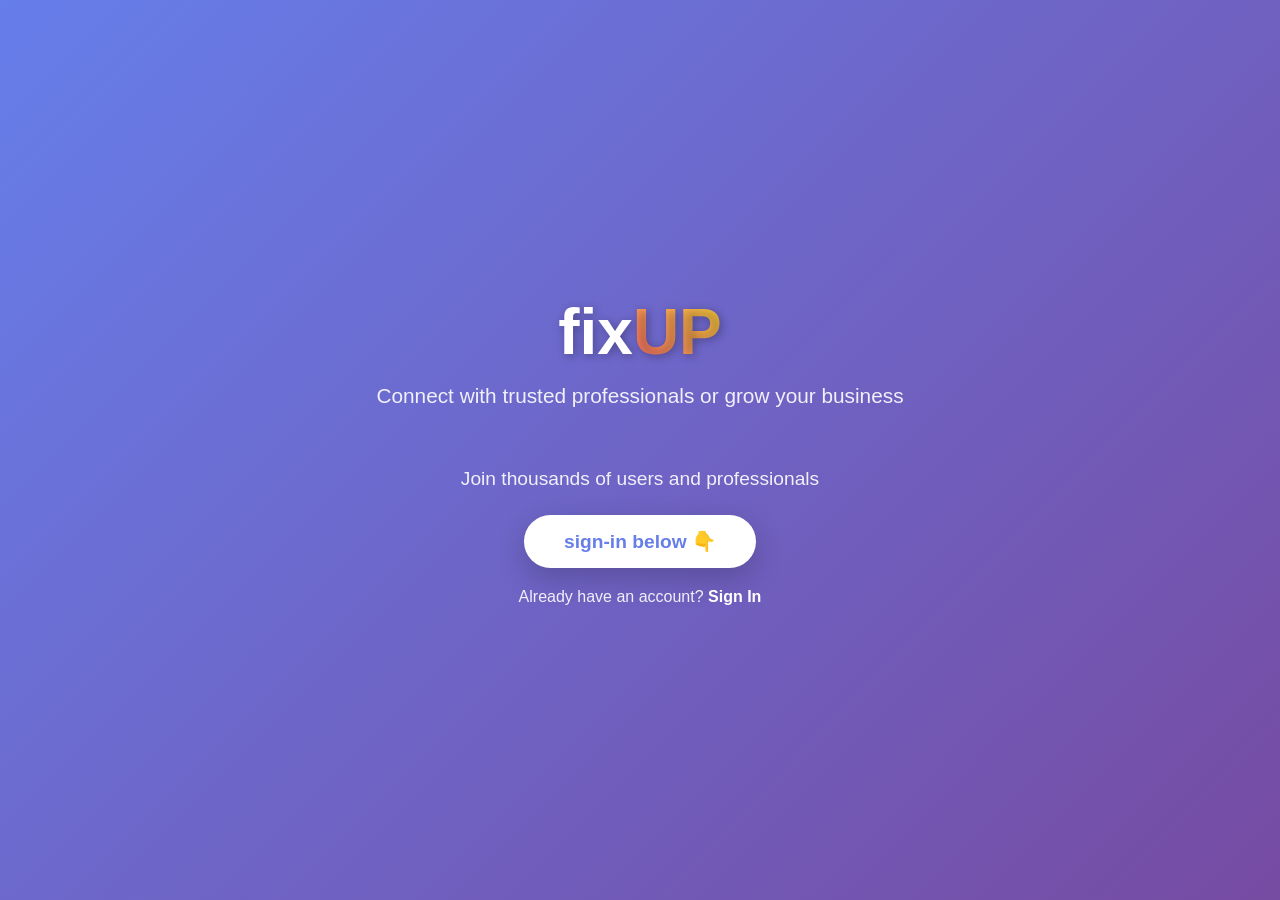
<file: index.html>
<!DOCTYPE html>
<html lang="en">
<head>
    <meta charset="UTF-8">
    <meta name="viewport" content="width=device-width, initial-scale=1.0">
    <title>fixUP - Get It Fixed, Right Now!</title>
    <link rel="stylesheet" href="css/style.css">
</head>
<body>
    <div class="container">
        <!-- Hero Section -->
        <div class="hero">
            <h1 class="hero-title">fix<span>UP</span></h1>
            <p class="hero-subtitle">Connect with trusted professionals or grow your business</p>
        </div>

        <!-- Get Started Button -->
        <div class="cta-section">
            <p>Join thousands of users and professionals</p>
            <button class="cta-btn" onclick="getStarted()">sign-in below 👇</button>
            <div class="login-link">
                Already have an account? <a href="pages/login.html">Sign In</a>
            </div>
        </div>
    </div>

    <script src="js/script.js"></script>
</body>
</html>
</file>
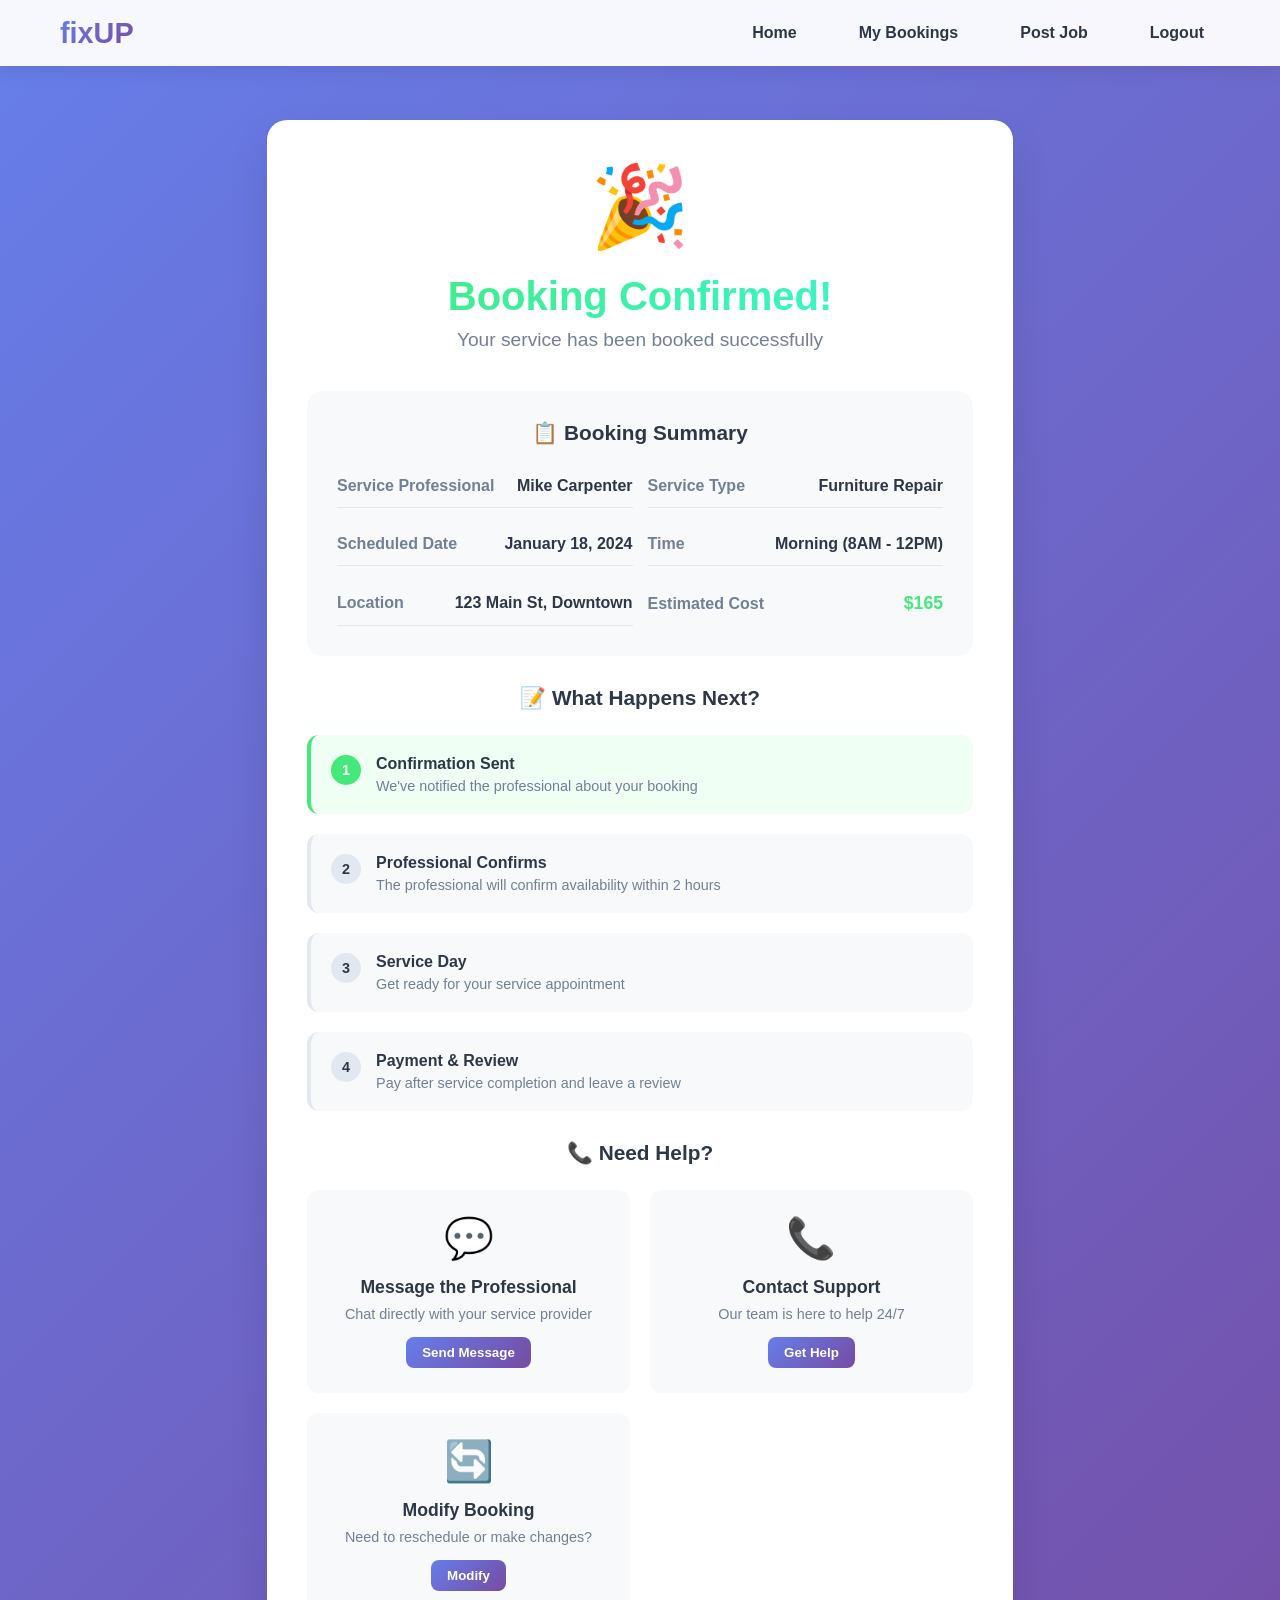
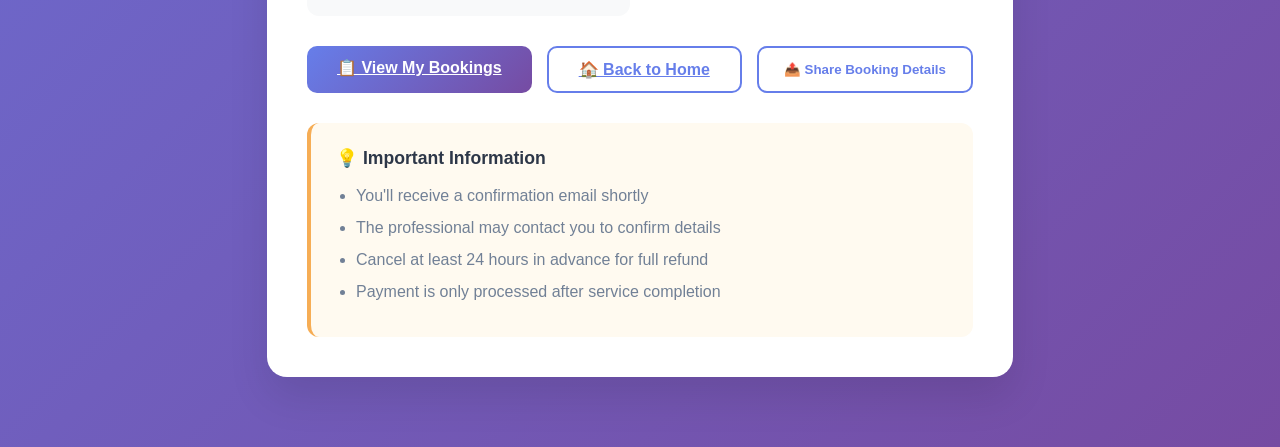
<file: pages/booking-confirmation.html>
<!DOCTYPE html>
<html lang="en">
<head>
    <meta charset="UTF-8">
    <meta name="viewport" content="width=device-width, initial-scale=1.0">
    <title>Booking Confirmed - fixUP</title>
    <link rel="stylesheet" href="../css/style.css">
</head>
<body>
    <!-- Navigation -->
    <nav class="navbar">
        <div class="nav-container">
            <div class="nav-logo">
                <h2>fix<span>UP</span></h2>
            </div>
            <div class="nav-links">
                <a href="user-home.html" class="nav-link">Home</a>
                <a href="my-bookings.html" class="nav-link">My Bookings</a>
                <a href="post-job.html" class="nav-link">Post Job</a>
                <a href="#" class="nav-link" onclick="logout()">Logout</a>
            </div>
        </div>
    </nav>

    <!-- Main Content -->
    <div class="confirmation-container">
        <div class="confirmation-card">
            <div class="confirmation-hero">
                <div class="confirmation-icon">🎉</div>
                <h1>Booking Confirmed!</h1>
                <p class="confirmation-subtitle">Your service has been booked successfully</p>
            </div>

            <!-- Booking Summary -->
            <div class="booking-summary">
                <h3>📋 Booking Summary</h3>
                <div class="summary-grid">
                    <div class="summary-item">
                        <span class="summary-label">Service Professional</span>
                        <span class="summary-value" id="workerName">Mike Carpenter</span>
                    </div>
                    <div class="summary-item">
                        <span class="summary-label">Service Type</span>
                        <span class="summary-value" id="serviceType">Furniture Repair</span>
                    </div>
                    <div class="summary-item">
                        <span class="summary-label">Scheduled Date</span>
                        <span class="summary-value" id="bookingDate">January 18, 2024</span>
                    </div>
                    <div class="summary-item">
                        <span class="summary-label">Time</span>
                        <span class="summary-value" id="bookingTime">Morning (8AM - 12PM)</span>
                    </div>
                    <div class="summary-item">
                        <span class="summary-label">Location</span>
                        <span class="summary-value" id="bookingLocation">123 Main St, Downtown</span>
                    </div>
                    <div class="summary-item">
                        <span class="summary-label">Estimated Cost</span>
                        <span class="summary-value price" id="bookingCost">$165</span>
                    </div>
                </div>
            </div>

            <!-- Next Steps -->
            <div class="next-steps">
                <h3>📝 What Happens Next?</h3>
                <div class="steps-timeline">
                    <div class="step-item current">
                        <div class="step-number">1</div>
                        <div class="step-content">
                            <h4>Confirmation Sent</h4>
                            <p>We've notified the professional about your booking</p>
                        </div>
                    </div>
                    <div class="step-item">
                        <div class="step-number">2</div>
                        <div class="step-content">
                            <h4>Professional Confirms</h4>
                            <p>The professional will confirm availability within 2 hours</p>
                        </div>
                    </div>
                    <div class="step-item">
                        <div class="step-number">3</div>
                        <div class="step-content">
                            <h4>Service Day</h4>
                            <p>Get ready for your service appointment</p>
                        </div>
                    </div>
                    <div class="step-item">
                        <div class="step-number">4</div>
                        <div class="step-content">
                            <h4>Payment & Review</h4>
                            <p>Pay after service completion and leave a review</p>
                        </div>
                    </div>
                </div>
            </div>

            <!-- Contact Information -->
            <div class="contact-info">
                <h3>📞 Need Help?</h3>
                <div class="contact-options">
                    <div class="contact-option">
                        <div class="contact-icon">💬</div>
                        <div class="contact-details">
                            <h4>Message the Professional</h4>
                            <p>Chat directly with your service provider</p>
                            <button class="contact-btn" onclick="messageProfessional()">Send Message</button>
                        </div>
                    </div>
                    <div class="contact-option">
                        <div class="contact-icon">📞</div>
                        <div class="contact-details">
                            <h4>Contact Support</h4>
                            <p>Our team is here to help 24/7</p>
                            <button class="contact-btn" onclick="contactSupport()">Get Help</button>
                        </div>
                    </div>
                    <div class="contact-option">
                        <div class="contact-icon">🔄</div>
                        <div class="contact-details">
                            <h4>Modify Booking</h4>
                            <p>Need to reschedule or make changes?</p>
                            <button class="contact-btn" onclick="modifyBooking()">Modify</button>
                        </div>
                    </div>
                </div>
            </div>

            <!-- Action Buttons -->
            <div class="confirmation-actions">
                <a href="my-bookings.html" class="btn-primary">📋 View My Bookings</a>
                <a href="user-home.html" class="btn-secondary">🏠 Back to Home</a>
                <button class="btn-tertiary" onclick="shareBooking()">📤 Share Booking Details</button>
            </div>

            <!-- Important Notes -->
            <div class="important-notes">
                <h4>💡 Important Information</h4>
                <ul>
                    <li>You'll receive a confirmation email shortly</li>
                    <li>The professional may contact you to confirm details</li>
                    <li>Cancel at least 24 hours in advance for full refund</li>
                    <li>Payment is only processed after service completion</li>
                </ul>
            </div>
        </div>
    </div>

    <script src="../js/confirmation-script.js"></script>
    <script>
        function logout() {
            localStorage.removeItem('fixUP_user');
            window.location.href = '../index.html';
        }
        
        function messageProfessional() {
            alert('💬 Opening chat with the professional...');
        }
        
        function contactSupport() {
            alert('📞 Contacting support team...');
        }
        
        function modifyBooking() {
            alert('🔄 Redirecting to booking modification...');
        }
        
        function shareBooking() {
            alert('📤 Sharing booking details...');
        }
    </script>
</body>
</html>
</file>
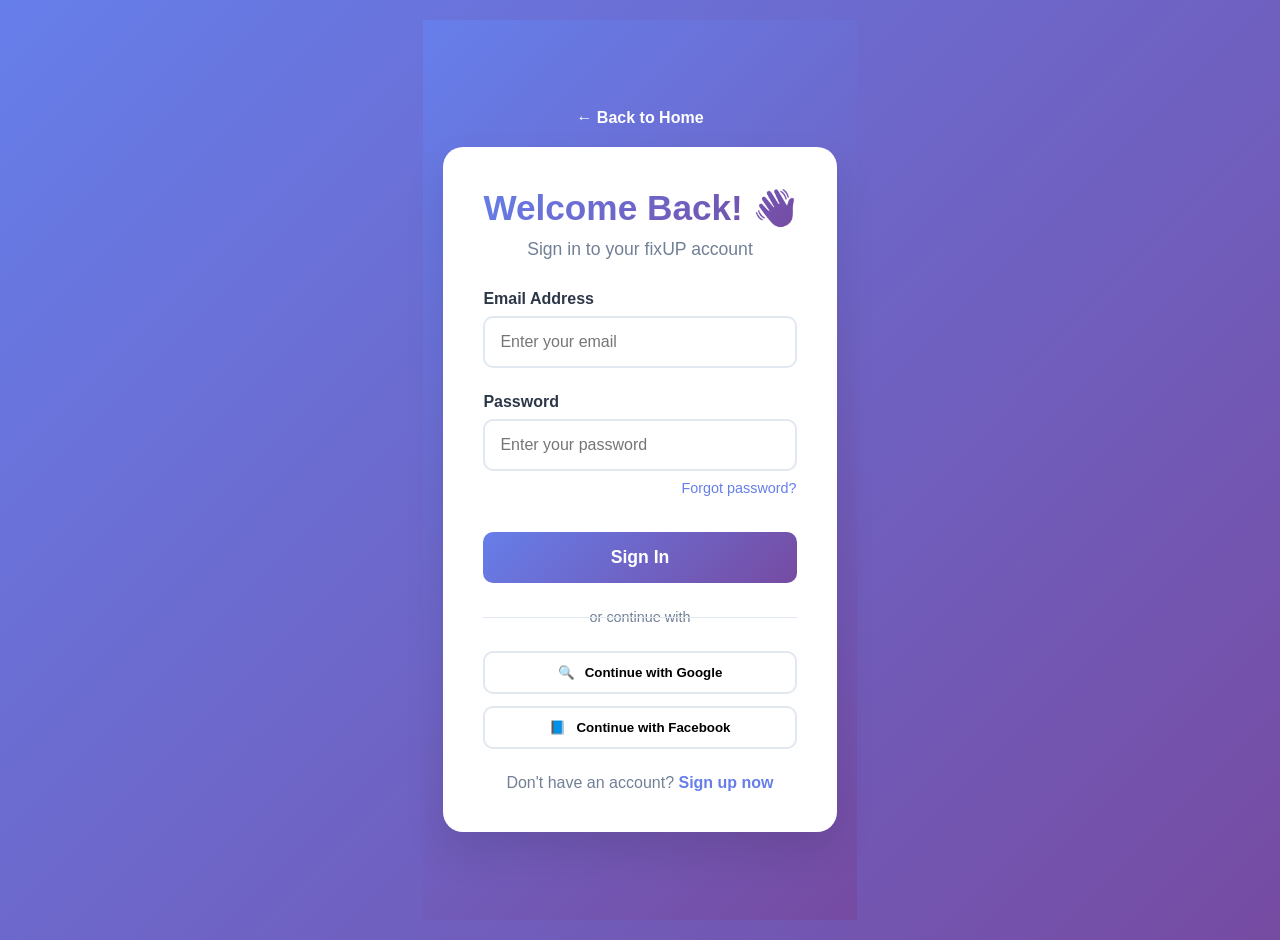
<file: pages/booking.html>
<!DOCTYPE html>
<html lang="en">
<head>
    <meta charset="UTF-8">
    <meta name="viewport" content="width=device-width, initial-scale=1.0">
    <title>Book Service - fixUP</title>
    <link rel="stylesheet" href="../css/style.css">
</head>
<body>
    <!-- Navigation -->
    <nav class="navbar">
        <div class="nav-container">
            <div class="nav-logo">
                <h2>fix<span>UP</span></h2>
            </div>
            <div class="nav-links">
                <a href="user-home.html" class="nav-link">Home</a>
                <a href="my-bookings.html" class="nav-link">My Bookings</a>
                <a href="#" class="nav-link" onclick="logout()">Logout</a>
            </div>
        </div>
    </nav>

    <!-- Main Content -->
    <div class="booking-container">
        <div class="booking-header">
            <h1>Book Service 🛠️</h1>
            <p>Schedule your service with the professional</p>
        </div>

        <div class="booking-content">
            <!-- Left Column - Worker Info -->
            <div class="booking-sidebar">
                <div class="worker-summary-card">
                    <div class="worker-avatar">
                        <img src="https://images.unsplash.com/photo-1507003211169-0a1dd7228f2d?w=120&h=120&fit=crop&crop=face" alt="Mike Carpenter">
                        <div class="verified-badge">✅ Verified</div>
                    </div>
                    <h3 id="workerName">Mike Carpenter</h3>
                    <p class="worker-tagline" id="workerTagline">Master Carpenter - 15+ years experience</p>
                    
                    <div class="worker-stats">
                        <div class="stat">
                            <span class="rating-stars">★★★★★</span>
                            <span class="rating-text">4.8 (124 reviews)</span>
                        </div>
                        <div class="stat">
                            <span class="response-time">⚡ Responds in 2 hours</span>
                        </div>
                    </div>

                    <div class="pricing-info">
                        <h4>💰 Pricing</h4>
                        <div class="price-item">
                            <span>Hourly Rate</span>
                            <span class="price" id="workerRate">$75/hr</span>
                        </div>
                        <div class="price-item">
                            <span>Minimum Charge</span>
                            <span class="price">$50</span>
                        </div>
                    </div>
                </div>

                <div class="support-card">
                    <h4>💬 Need Help?</h4>
                    <p>Contact our support team for assistance with your booking</p>
                    <button class="support-btn" onclick="contactSupport()">Contact Support</button>
                </div>
            </div>

            <!-- Right Column - Booking Form -->
            <div class="booking-main">
                <form class="booking-form" id="bookingForm" onsubmit="handleBooking(event)">
                    <!-- Service Details -->
                    <div class="form-section">
                        <h3>🔧 Service Details</h3>
                        <div class="form-group">
                            <label for="serviceType">Service Type *</label>
                            <select id="serviceType" required>
                                <option value="">Select service type</option>
                                <option value="furniture_repair">Furniture Repair</option>
                                <option value="cabinet_installation">Cabinet Installation</option>
                                <option value="custom_woodwork">Custom Woodwork</option>
                                <option value="home_renovation">Home Renovation</option>
                                <option value="other">Other</option>
                            </select>
                        </div>

                        <div class="form-group">
                            <label for="jobDescription">Job Description *</label>
                            <textarea id="jobDescription" placeholder="Describe what you need done..." rows="4" required></textarea>
                            <div class="char-count"><span id="descCharCount">0</span>/500 characters</div>
                        </div>

                        <div class="form-row">
                            <div class="form-group">
                                <label for="urgency">Urgency Level</label>
                                <select id="urgency">
                                    <option value="standard">Standard (Within a week)</option>
                                    <option value="priority" selected>Priority (Within 3 days)</option>
                                    <option value="emergency">Emergency (ASAP)</option>
                                </select>
                            </div>
                            
                            <div class="form-group">
                                <label for="estimatedHours">Estimated Hours</label>
                                <input type="number" id="estimatedHours" placeholder="e.g., 2" min="1" max="24" onchange="updateCost()">
                            </div>
                        </div>
                    </div>

                    <!-- Schedule -->
                    <div class="form-section">
                        <h3>📅 Schedule</h3>
                        <div class="form-row">
                            <div class="form-group">
                                <label for="preferredDate">Preferred Date *</label>
                                <input type="date" id="preferredDate" required>
                            </div>
                            
                            <div class="form-group">
                                <label for="preferredTime">Preferred Time *</label>
                                <select id="preferredTime" required>
                                    <option value="">Select time</option>
                                    <option value="morning">Morning (8AM - 12PM)</option>
                                    <option value="afternoon">Afternoon (12PM - 5PM)</option>
                                    <option value="evening">Evening (5PM - 8PM)</option>
                                </select>
                            </div>
                        </div>

                        <div class="form-group">
                            <label for="flexibleTiming">
                                <input type="checkbox" id="flexibleTiming">
                                I'm flexible with timing
                            </label>
                            <small>Worker can suggest alternative times</small>
                        </div>
                    </div>

                    <!-- Location -->
                    <div class="form-section">
                        <h3>📍 Location</h3>
                        <div class="form-group">
                            <label for="address">Service Address *</label>
                            <input type="text" id="address" placeholder="Enter your address" required>
                        </div>
                        
                        <div class="form-group">
                            <label for="specialInstructions">Special Instructions</label>
                            <textarea id="specialInstructions" placeholder="Parking instructions, gate code, etc." rows="3"></textarea>
                        </div>
                    </div>

                    <!-- Contact Information -->
                    <div class="form-section">
                        <h3>📞 Contact Information</h3>
                        <div class="form-row">
                            <div class="form-group">
                                <label for="contactName">Your Name *</label>
                                <input type="text" id="contactName" required>
                            </div>
                            
                            <div class="form-group">
                                <label for="contactPhone">Phone Number *</label>
                                <input type="tel" id="contactPhone" required>
                            </div>
                        </div>

                        <div class="form-group">
                            <label for="contactEmail">Email Address *</label>
                            <input type="email" id="contactEmail" required>
                        </div>

                        <div class="form-group">
                            <label for="contactMethod">Preferred Contact Method</label>
                            <select id="contactMethod">
                                <option value="phone">Phone Call</option>
                                <option value="sms">Text Message</option>
                                <option value="email">Email</option>
                                <option value="app">In-App Message</option>
                            </select>
                        </div>
                    </div>

                    <!-- Cost Summary -->
                    <div class="form-section">
                        <h3>💰 Cost Summary</h3>
                        <div class="cost-summary">
                            <div class="cost-item">
                                <span>Hourly Rate</span>
                                <span id="displayRate">$75/hr</span>
                            </div>
                            <div class="cost-item">
                                <span>Estimated Hours</span>
                                <span id="displayHours">0 hours</span>
                            </div>
                            <div class="cost-item">
                                <span>Service Fee</span>
                                <span>$15</span>
                            </div>
                            <div class="cost-divider"></div>
                            <div class="cost-total">
                                <span>Estimated Total</span>
                                <span id="totalCost">$0</span>
                            </div>
                        </div>

                        <div class="payment-note">
                            <small>💡 You'll only be charged after the service is completed</small>
                        </div>
                    </div>

                    <!-- Submit -->
                    <div class="form-actions">
                        <button type="button" class="btn-secondary" onclick="goBack()">← Cancel</button>
                        <button type="submit" class="btn-primary">Confirm Booking 🚀</button>
                    </div>
                </form>
            </div>
        </div>
    </div>

    <script src="../js/booking-script.js"></script>
    <script>
        function logout() {
            localStorage.removeItem('fixUP_user');
            window.location.href = '../index.html';
        }
        
        function goBack() {
            window.history.back();
        }
        
        function contactSupport() {
            alert('📞 Contacting support team...');
        }
        
        // Check authentication
        document.addEventListener('DOMContentLoaded', function() {
            const user = localStorage.getItem('fixUP_user');
            if (!user) {
                window.location.href = 'login.html';
            }
        });
    </script>
</body>
</html>
</file>
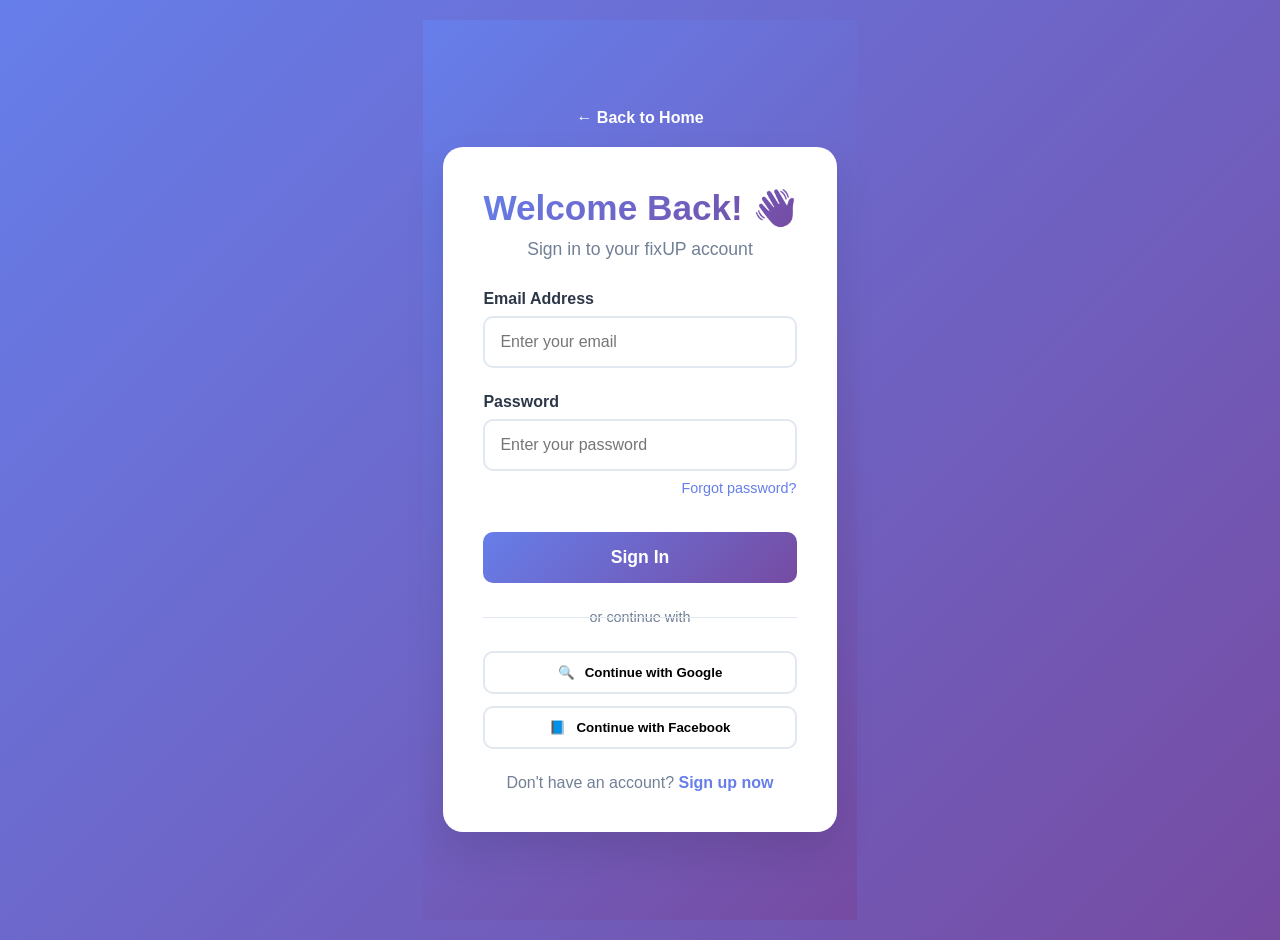
<file: pages/login.html>
<!DOCTYPE html>
<html lang="en">
<head>
    <meta charset="UTF-8">
    <meta name="viewport" content="width=device-width, initial-scale=1.0">
    <title>Login - fixUP</title>
    <link rel="stylesheet" href="../css/style.css">
</head>
<body>
    <div class="auth-container">
        <!-- Back Button -->
        <a href="../index.html" class="back-btn">← Back to Home</a>

        <!-- Login Card -->
        <div class="auth-card">
            <div class="auth-header">
                <h1>Welcome Back! 👋</h1>
                <p>Sign in to your fixUP account</p>
            </div>

            <form class="auth-form" onsubmit="handleLogin(event)">
                <div class="form-group">
                    <label for="email">Email Address</label>
                    <input type="email" id="email" placeholder="Enter your email" required>
                </div>

                <div class="form-group">
                    <label for="password">Password</label>
                    <input type="password" id="password" placeholder="Enter your password" required>
                    <div class="forgot-password">
                        <a href="#">Forgot password?</a>
                    </div>
                </div>

                <button type="submit" class="auth-btn">Sign In</button>
            </form>

            <div class="auth-divider">
                <span>or continue with</span>
            </div>

            <div class="social-auth">
                <button class="social-btn google-btn">
                    <span>🔍</span> Continue with Google
                </button>
                <button class="social-btn facebook-btn">
                    <span>📘</span> Continue with Facebook
                </button>
            </div>

            <div class="auth-footer">
                Don't have an account? <a href="register.html">Sign up now</a>
            </div>
        </div>
    </div>

    <script src="../js/auth-script.js"></script>
</body>
</html>
</file>
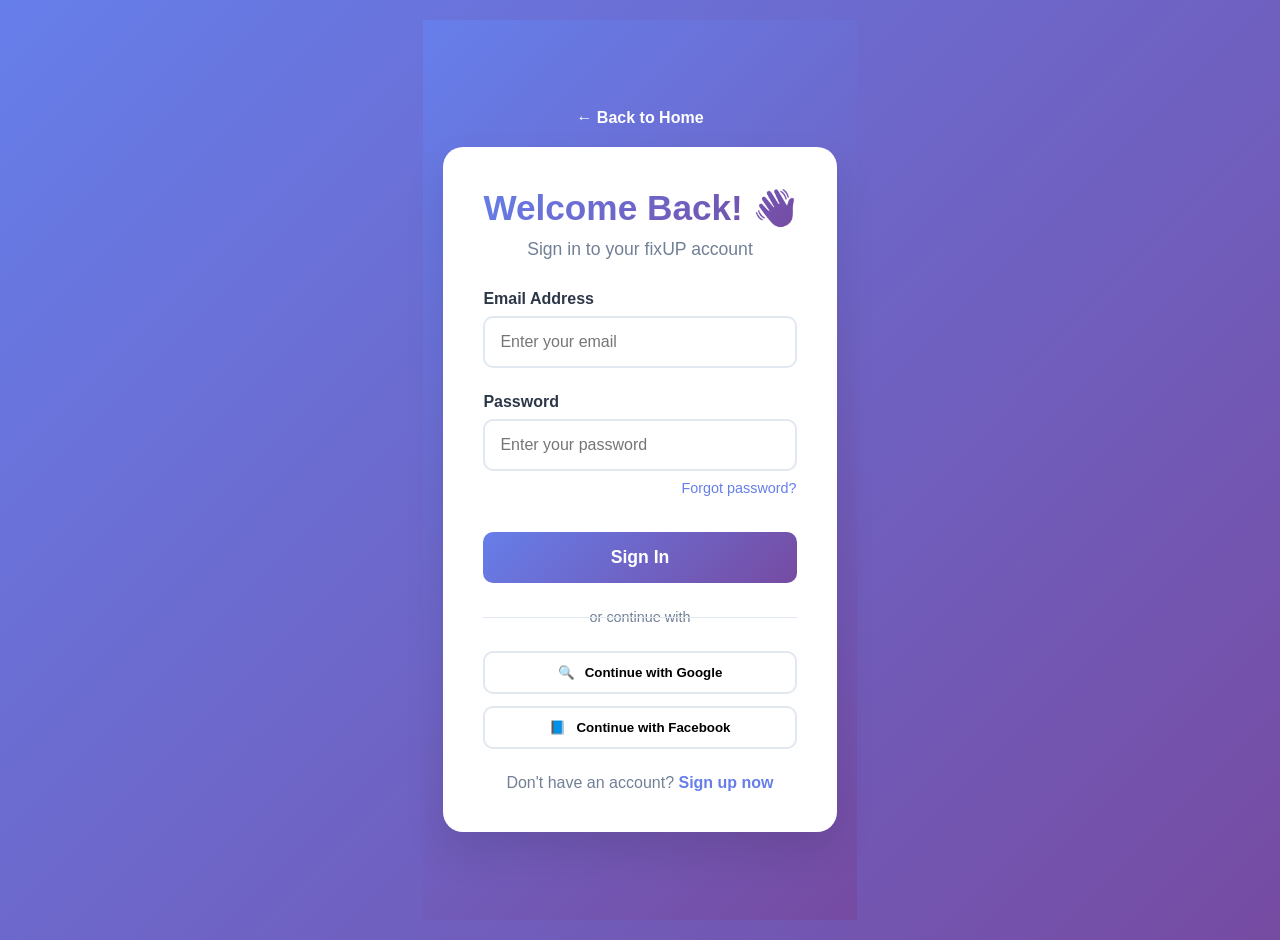
<file: pages/my-bookings.html>
<!DOCTYPE html>
<html lang="en">
<head>
    <meta charset="UTF-8">
    <meta name="viewport" content="width=device-width, initial-scale=1.0">
    <title>My Bookings - fixUP</title>
    <link rel="stylesheet" href="../css/style.css">
</head>
<body>
    <!-- Navigation -->
    <nav class="navbar">
        <div class="nav-container">
            <div class="nav-logo">
                <h2>fix<span>UP</span></h2>
            </div>
            <div class="nav-links">
                <a href="user-home.html" class="nav-link">Home</a>
                <a href="#" class="nav-link active">My Bookings</a>
                <a href="#" class="nav-link" onclick="logout()">Logout</a>
            </div>
        </div>
    </nav>

    <!-- Main Content -->
    <div class="bookings-container">
        <div class="bookings-header">
            <h1>My Bookings</h1>
            <p>Track your service requests and appointments</p>
        </div>

        <!-- Booking Tabs -->
        <div class="booking-tabs">
            <button class="tab-btn active" onclick="showTab('upcoming')">📅 Upcoming</button>
            <button class="tab-btn" onclick="showTab('active')">🔄 Active</button>
            <button class="tab-btn" onclick="showTab('completed')">✅ Completed</button>
            <button class="tab-btn" onclick="showTab('cancelled')">❌ Cancelled</button>
        </div>

        <!-- Upcoming Bookings -->
        <div class="tab-content active" id="upcoming">
            <div class="bookings-list" id="upcomingBookings">
                <!-- Upcoming bookings will load here -->
            </div>
        </div>

        <!-- Active Bookings -->
        <div class="tab-content" id="active">
            <div class="bookings-list" id="activeBookings">
                <!-- Active bookings will load here -->
            </div>
        </div>

        <!-- Completed Bookings -->
        <div class="tab-content" id="completed">
            <div class="bookings-list" id="completedBookings">
                <!-- Completed bookings will load here -->
            </div>
        </div>

        <!-- Cancelled Bookings -->
        <div class="tab-content" id="cancelled">
            <div class="bookings-list" id="cancelledBookings">
                <!-- Cancelled bookings will load here -->
            </div>
        </div>

        <!-- Empty State -->
        <div class="empty-state" id="emptyState">
            <div class="empty-icon">📋</div>
            <h3>No bookings yet</h3>
            <p>When you book a service, it will appear here</p>
            <a href="user-home.html" class="btn-primary">Find Services</a>
        </div>
    </div>

    <script src="../js/bookings-script.js"></script>
    <script>
        function logout() {
            localStorage.removeItem('fixUP_user');
            window.location.href = '../index.html';
        }
        
        // Check authentication
        document.addEventListener('DOMContentLoaded', function() {
            const user = localStorage.getItem('fixUP_user');
            if (!user) {
                window.location.href = 'login.html';
            }
        });
    </script>
</body>
</html>
</file>
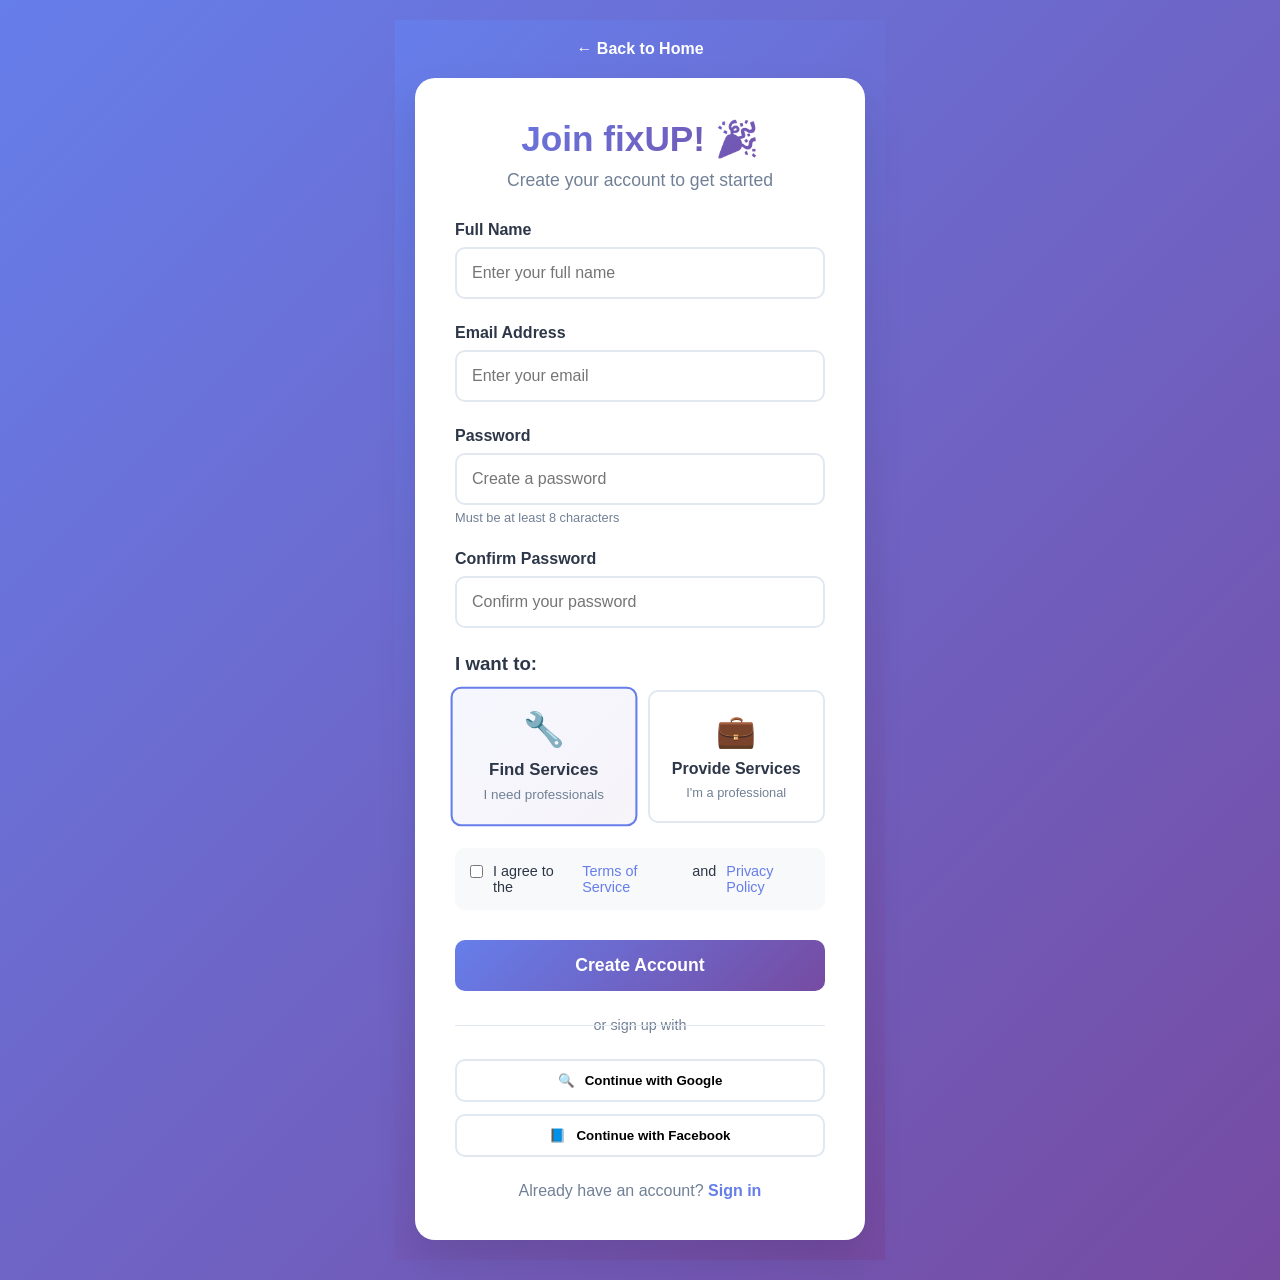
<file: pages/register.html>
<!DOCTYPE html>
<html lang="en">
<head>
    <meta charset="UTF-8">
    <meta name="viewport" content="width=device-width, initial-scale=1.0">
    <title>Register - fixUP</title>
    <link rel="stylesheet" href="../css/style.css">
</head>
<body>
    <div class="auth-container">
        <!-- Back Button -->
        <a href="../index.html" class="back-btn">← Back to Home</a>

        <!-- Register Card -->
        <div class="auth-card">
            <div class="auth-header">
                <h1>Join fixUP! 🎉</h1>
                <p>Create your account to get started</p>
            </div>

            <form class="auth-form" onsubmit="handleRegister(event)">
                <div class="form-group">
                    <label for="fullName">Full Name</label>
                    <input type="text" id="fullName" placeholder="Enter your full name" required>
                </div>

                <div class="form-group">
                    <label for="email">Email Address</label>
                    <input type="email" id="email" placeholder="Enter your email" required>
                </div>

                <div class="form-group">
                    <label for="password">Password</label>
                    <input type="password" id="password" placeholder="Create a password" required>
                    <div class="password-hint">
                        Must be at least 8 characters
                    </div>
                </div>

                <div class="form-group">
                    <label for="confirmPassword">Confirm Password</label>
                    <input type="password" id="confirmPassword" placeholder="Confirm your password" required>
                </div>

                <!-- Role Selection -->
                <div class="role-selection">
                    <h3>I want to:</h3>
                    <div class="role-options">
                        <label class="role-option">
                            <input type="radio" name="role" value="user" checked>
                            <div class="role-card">
                                <span class="role-icon">🔧</span>
                                <span class="role-text">Find Services</span>
                                <small>I need professionals</small>
                            </div>
                        </label>
                        <label class="role-option">
                            <input type="radio" name="role" value="worker">
                            <div class="role-card">
                                <span class="role-icon">💼</span>
                                <span class="role-text">Provide Services</span>
                                <small>I'm a professional</small>
                            </div>
                        </label>
                    </div>
                </div>

                <div class="terms-agreement">
                    <label>
                        <input type="checkbox" required>
                        I agree to the <a href="#">Terms of Service</a> and <a href="#">Privacy Policy</a>
                    </label>
                </div>

                <button type="submit" class="auth-btn">Create Account</button>
            </form>

            <div class="auth-divider">
                <span>or sign up with</span>
            </div>

            <div class="social-auth">
                <button class="social-btn google-btn">
                    <span>🔍</span> Continue with Google
                </button>
                <button class="social-btn facebook-btn">
                    <span>📘</span> Continue with Facebook
                </button>
            </div>

            <div class="auth-footer">
                Already have an account? <a href="login.html">Sign in</a>
            </div>
        </div>
    </div>

    <script src="../js/auth-script.js"></script>
</body>
</html>
</file>
<file: css/style.css>
/* Reset and Base Styles */
* {
    margin: 0;
    padding: 0;
    box-sizing: border-box;
}

:root {
    --primary-gradient: linear-gradient(135deg, #667eea 0%, #764ba2 100%);
    --user-gradient: linear-gradient(135deg, #4facfe 0%, #00f2fe 100%);
    --worker-gradient: linear-gradient(135deg, #43e97b 0%, #38f9d7 100%);
    --text-dark: #2d3748;
    --text-light: #718096;
    --shadow: 0 20px 40px rgba(0,0,0,0.1);
    --card-shadow: 0 10px 30px rgba(0,0,0,0.15);
}

body {
    font-family: 'Segoe UI', Tahoma, Geneva, Verdana, sans-serif;
    background: var(--primary-gradient);
    min-height: 100vh;
    display: flex;
    align-items: center;
    justify-content: center;
    padding: 20px;
}

.container {
    max-width: 1200px;
    width: 100%;
    text-align: center;
}

/* Hero Section */
.hero {
    margin-bottom: 60px;
}

.hero-title {
    font-size: 4rem;
    font-weight: 800;
    color: white;
    margin-bottom: 15px;
    text-shadow: 2px 2px 10px rgba(0,0,0,0.3);
}

.hero-title span {
    background: linear-gradient(45deg, #ff6b6b, #ffd93d);
    -webkit-background-clip: text;
    -webkit-text-fill-color: transparent;
}

.hero-subtitle {
    font-size: 1.3rem;
    color: rgba(255,255,255,0.9);
    font-weight: 300;
}

/* Selection Cards */
.selection-cards {
    display: grid;
    grid-template-columns: repeat(auto-fit, minmax(300px, 1fr));
    gap: 30px;
    max-width: 800px;
    margin: 0 auto;
}

.card {
    background: white;
    padding: 40px 30px;
    border-radius: 20px;
    box-shadow: var(--card-shadow);
    cursor: pointer;
    transition: all 0.3s ease;
    position: relative;
    overflow: hidden;
}

.card::before {
    content: '';
    position: absolute;
    top: 0;
    left: -100%;
    width: 100%;
    height: 100%;
    background: linear-gradient(90deg, transparent, rgba(255,255,255,0.2), transparent);
    transition: left 0.5s;
}

.card:hover::before {
    left: 100%;
}

.card:hover {
    transform: translateY(-10px);
    box-shadow: 0 25px 50px rgba(0,0,0,0.2);
}

.user-card:hover {
    background: var(--user-gradient);
    color: white;
}

.worker-card:hover {
    background: var(--worker-gradient);
    color: white;
}

.card-icon {
    font-size: 4rem;
    margin-bottom: 20px;
}

.card h3 {
    font-size: 1.8rem;
    margin-bottom: 15px;
    font-weight: 700;
}

.card p {
    color: var(--text-light);
    margin-bottom: 25px;
    line-height: 1.6;
}

.card:hover p {
    color: rgba(255,255,255,0.9);
}

.card-btn {
    background: transparent;
    border: 2px solid var(--text-dark);
    color: var(--text-dark);
    padding: 12px 30px;
    border-radius: 50px;
    font-weight: 600;
    cursor: pointer;
    transition: all 0.3s ease;
}

.user-card:hover .card-btn {
    border-color: white;
    color: white;
}

.worker-card:hover .card-btn {
    border-color: white;
    color: white;
}

/* Responsive */
@media (max-width: 768px) {
    .hero-title {
        font-size: 3rem;
    }
    
    .selection-cards {
        grid-template-columns: 1fr;
    }
}



/* === USER DASHBOARD STYLES === */

/* Navigation */
.navbar {
    background: rgba(255, 255, 255, 0.95);
    backdrop-filter: blur(10px);
    padding: 1rem 0;
    position: fixed;
    top: 0;
    width: 100%;
    z-index: 1000;
    box-shadow: 0 2px 20px rgba(0,0,0,0.1);
}

.nav-container {
    max-width: 1200px;
    margin: 0 auto;
    display: flex;
    justify-content: space-between;
    align-items: center;
    padding: 0 20px;
}

.nav-logo h2 {
    background: var(--primary-gradient);
    -webkit-background-clip: text;
    -webkit-text-fill-color: transparent;
    font-size: 1.8rem;
}

.nav-links {
    display: flex;
    gap: 30px;
}

.nav-link {
    text-decoration: none;
    color: var(--text-dark);
    font-weight: 600;
    padding: 8px 16px;
    border-radius: 20px;
    transition: all 0.3s ease;
}

.nav-link:hover, .nav-link.active {
    background: var(--primary-gradient);
    color: white;
}

/* User Container */
.user-container {  
    text-decoration: none;
    color: var(--text-dark);
    max-width: 1200px;
    margin: 100px auto 50px;
    padding: 0 20px;
}

/* Welcome Section */
.welcome-section {
    text-align: center;
    margin-bottom: 60px;
}

.welcome-section h1 {
    font-size: 3rem;
    color: var(--text-dark);
    margin-bottom: 10px;
    background: var(--primary-gradient);
    -webkit-background-clip: text;
    -webkit-text-fill-color: transparent;
}

.welcome-section p {
    font-size: 1.2rem;
    color: var(--text-light);
    margin-bottom: 30px;
}

/* Search Bar */
.search-container {
    display: flex;
    max-width: 600px;
    margin: 0 auto;
    background: white;
    border-radius: 50px;
    padding: 5px;
    box-shadow: var(--shadow);
}

.search-input {
    flex: 1;
    border: none;
    padding: 15px 25px;
    border-radius: 50px;
    font-size: 1rem;
    outline: none;
}

.search-btn {
    background: var(--primary-gradient);
    color: white;
    border: none;
    padding: 15px 30px;
    border-radius: 50px;
    font-weight: 600;
    cursor: pointer;
    transition: transform 0.3s ease;
}

.search-btn:hover {
    transform: scale(1.05);
}

/* Services Grid */
.services-grid h2 {
    text-align: center;
    font-size: 2.5rem;
    color: var(--text-dark);
    margin-bottom: 40px;
}

.grid-container {
    display: grid;
    grid-template-columns: repeat(auto-fit, minmax(250px, 1fr));
    gap: 25px;
}

.service-card {
    background: white;
    border-radius: 20px;
    padding: 30px 20px;
    text-align: center;
    box-shadow: var(--card-shadow);
    cursor: pointer;
    transition: all 0.3s ease;
    position: relative;
    overflow: hidden;
}

.service-card::before {
    content: '';
    position: absolute;
    top: 0;
    left: -100%;
    width: 100%;
    height: 100%;
    background: linear-gradient(90deg, transparent, rgba(255,255,255,0.4), transparent);
    transition: left 0.6s;
}

.service-card:hover::before {
    left: 100%;
}

.service-card:hover {
    transform: translateY(-8px) scale(1.02);
    box-shadow: 0 25px 50px rgba(0,0,0,0.15);
}

.service-icon {
    font-size: 3.5rem;
    margin-bottom: 20px;
    display: block;
}

.service-card h3 {
    font-size: 1.5rem;
    margin-bottom: 10px;
    color: var(--text-dark);
}

.service-card p {
    color: var(--text-light);
    line-height: 1.5;
}

/* Service-specific hover colors */
.service-card[data-service="carpenter"]:hover { background: linear-gradient(135deg, #ff9a9e, #fad0c4); }
.service-card[data-service="plumber"]:hover { background: linear-gradient(135deg, #a1c4fd, #c2e9fb); }
.service-card[data-service="electrician"]:hover { background: linear-gradient(135deg, #ffecd2, #fcb69f); }
.service-card[data-service="mechanic"]:hover { background: linear-gradient(135deg, #84fab0, #8fd3f4); }
.service-card[data-service="painter"]:hover { background: linear-gradient(135deg, #d4fc79, #96e6a1); }
.service-card[data-service="constructor"]:hover { background: linear-gradient(135deg, #fbc2eb, #a6c1ee); }

.service-card:hover h3,
.service-card:hover p {
    color: white;
}








/* === WORKER DASHBOARD STYLES === */

.worker-container {
    max-width: 1200px;
    margin: 100px auto 50px;
    padding: 0 20px;
}

/* Worker Header */
.worker-header {
    margin-bottom: 40px;
}

.welcome-card {
    background: linear-gradient(135deg, #667eea 0%, #764ba2 100%);
    color: white;
    padding: 30px;
    border-radius: 20px;
    margin-bottom: 30px;
    box-shadow: var(--shadow);
}

.welcome-card h1 {
    font-size: 2.5rem;
    margin-bottom: 10px;
}

.welcome-card p {
    font-size: 1.2rem;
    opacity: 0.9;
}

/* Stats Grid */
.stats-grid {
    display: grid;
    grid-template-columns: repeat(auto-fit, minmax(200px, 1fr));
    gap: 20px;
}

.stat-card {
    background: white;
    padding: 25px;
    border-radius: 15px;
    box-shadow: var(--card-shadow);
    display: flex;
    align-items: center;
    gap: 15px;
    transition: transform 0.3s ease;
}

.stat-card:hover {
    transform: translateY(-5px);
}

.stat-icon {
    font-size: 2.5rem;
}

.stat-info h3 {
    font-size: 1.8rem;
    color: var(--text-dark);
    margin-bottom: 5px;
}

.stat-info p {
    color: var(--text-light);
    font-size: 0.9rem;
}

/* Worker Content Layout */
.worker-content {
    display: grid;
    grid-template-columns: 2fr 1fr;
    gap: 30px;
}

/* Job Requests */
.job-requests h2 {
    color: var(--text-dark);
    margin-bottom: 20px;
    font-size: 1.5rem;
}

.requests-list {
    display: flex;
    flex-direction: column;
    gap: 15px;
}

.job-request {
    background: white;
    padding: 20px;
    border-radius: 15px;
    box-shadow: var(--card-shadow);
    border-left: 4px solid #667eea;
    transition: all 0.3s ease;
}

.job-request:hover {
    transform: translateX(5px);
    box-shadow: 0 10px 25px rgba(0,0,0,0.15);
}

.job-header {
    display: flex;
    justify-content: space-between;
    align-items: start;
    margin-bottom: 10px;
}

.job-title {
    font-weight: 600;
    color: var(--text-dark);
    font-size: 1.1rem;
}

.job-budget {
    background: linear-gradient(135deg, #4facfe 0%, #00f2fe 100%);
    color: white;
    padding: 5px 12px;
    border-radius: 20px;
    font-weight: 600;
    font-size: 0.9rem;
}

.job-description {
    color: var(--text-light);
    margin-bottom: 15px;
    line-height: 1.5;
}

.job-meta {
    display: flex;
    gap: 15px;
    font-size: 0.9rem;
    color: var(--text-light);
    margin-bottom: 15px;
}

.job-actions {
    display: flex;
    gap: 10px;
}

.action-btn-accept, .action-btn-decline {
    padding: 8px 20px;
    border: none;
    border-radius: 8px;
    font-weight: 600;
    cursor: pointer;
    transition: all 0.3s ease;
}

.action-btn-accept {
    background: linear-gradient(135deg, #43e97b 0%, #38f9d7 100%);
    color: white;
}

.action-btn-decline {
    background: #f8f9fa;
    color: var(--text-light);
}

.action-btn-accept:hover {
    transform: scale(1.05);
    box-shadow: 0 5px 15px rgba(67, 233, 123, 0.3);
}

.action-btn-decline:hover {
    background: #e9ecef;
}

/* Worker Sidebar */
.worker-sidebar {
    display: flex;
    flex-direction: column;
    gap: 20px;
}

.action-card, .profile-card {
    background: white;
    padding: 25px;
    border-radius: 15px;
    box-shadow: var(--card-shadow);
}

.action-card h3, .profile-card h3 {
    color: var(--text-dark);
    margin-bottom: 20px;
    font-size: 1.2rem;
}

.action-btn {
    width: 100%;
    padding: 12px;
    margin-bottom: 10px;
    background: var(--primary-gradient);
    color: white;
    border: none;
    border-radius: 10px;
    font-weight: 600;
    cursor: pointer;
    transition: transform 0.3s ease;
}

.action-btn:hover {
    transform: translateY(-2px);
}

/* Progress Bar */
.progress-bar {
    background: #f0f0f0;
    border-radius: 10px;
    height: 8px;
    margin-bottom: 10px;
    overflow: hidden;
}

.progress-fill {
    background: linear-gradient(135deg, #43e97b 0%, #38f9d7 100%);
    height: 100%;
    border-radius: 10px;
    transition: width 0.5s ease;
}

.profile-card p {
    color: var(--text-light);
    margin-bottom: 15px;
    text-align: center;
}

.complete-btn {
    width: 100%;
    padding: 10px;
    background: transparent;
    border: 2px solid #667eea;
    color: #667eea;
    border-radius: 8px;
    font-weight: 600;
    cursor: pointer;
    transition: all 0.3s ease;
}

.complete-btn:hover {
    background: #667eea;
    color: white;
}

/* Responsive */
@media (max-width: 968px) {
    .worker-content {
        grid-template-columns: 1fr;
    }
    
    .welcome-card h1 {
        font-size: 2rem;
    }
    
    .stats-grid {
        grid-template-columns: repeat(2, 1fr);
    }
}

@media (max-width: 768px) {
    .stats-grid {
        grid-template-columns: 1fr;
    }
    
    .job-header {
        flex-direction: column;
        gap: 10px;
    }
    
    .job-actions {
        flex-direction: column;
    }
}






/* === SERVICE BROWSING STYLES === */

.browse-container {
    max-width: 1200px;
    margin: 100px auto 50px;
    padding: 0 20px;
}

.browse-header {
    text-align: center;
    margin-bottom: 40px;
}

.browse-header h1 {
    font-size: 2.5rem;
    color: var(--text-dark);
    margin-bottom: 10px;
    background: var(--primary-gradient);
    -webkit-background-clip: text;
    -webkit-text-fill-color: transparent;
}

.browse-header p {
    color: var(--text-light);
    font-size: 1.1rem;
    margin-bottom: 30px;
}

/* Filters */
.filters-bar {
    display: flex;
    gap: 20px;
    justify-content: center;
    flex-wrap: wrap;
    background: white;
    padding: 20px;
    border-radius: 15px;
    box-shadow: var(--card-shadow);
}

.filter-group {
    display: flex;
    flex-direction: column;
    gap: 8px;
}

.filter-group label {
    font-weight: 600;
    color: var(--text-dark);
    font-size: 0.9rem;
}

.filter-select {
    padding: 10px 15px;
    border: 2px solid #e2e8f0;
    border-radius: 8px;
    background: white;
    cursor: pointer;
    transition: border-color 0.3s ease;
}

.filter-select:focus {
    border-color: #667eea;
    outline: none;
}

.filter-btn {
    background: var(--primary-gradient);
    color: white;
    border: none;
    padding: 10px 20px;
    border-radius: 8px;
    cursor: pointer;
    align-self: flex-end;
    transition: transform 0.3s ease;
}

.filter-btn:hover {
    transform: scale(1.05);
}

/* Workers Grid */
.workers-grid {
    display: grid;
    grid-template-columns: repeat(auto-fill, minmax(350px, 1fr));
    gap: 25px;
}

.worker-card {
    background: white;
    border-radius: 20px;
    padding: 25px;
    box-shadow: var(--card-shadow);
    transition: all 0.3s ease;
    cursor: pointer;
    position: relative;
    overflow: hidden;
}

.worker-card::before {
    content: '';
    position: absolute;
    top: 0;
    left: -100%;
    width: 100%;
    height: 100%;
    background: linear-gradient(90deg, transparent, rgba(255,255,255,0.3), transparent);
    transition: left 0.6s;
}

.worker-card:hover::before {
    left: 100%;
}

.worker-card:hover {
    transform: translateY(-8px);
    box-shadow: 0 25px 50px rgba(0,0,0,0.15);
}

.worker-header {
    display: flex;
    gap: 15px;
    margin-bottom: 15px;
}

.worker-avatar {
    width: 60px;
    height: 60px;
    border-radius: 50%;
    object-fit: cover;
}

.worker-basic-info h3 {
    font-size: 1.3rem;
    color: var(--text-dark);
    margin-bottom: 5px;
}

.worker-tagline {
    color: var(--text-light);
    font-size: 0.9rem;
    margin-bottom: 8px;
}

.worker-rating {
    display: flex;
    align-items: center;
    gap: 5px;
}

.rating-stars {
    color: #ffd700;
    font-size: 1rem;
}

.rating-text {
    color: var(--text-light);
    font-size: 0.9rem;
}

.worker-stats {
    display: grid;
    grid-template-columns: 1fr 1fr;
    gap: 10px;
    margin: 15px 0;
    padding: 15px;
    background: #f8f9fa;
    border-radius: 10px;
}

.stat-item {
    display: flex;
    flex-direction: column;
    align-items: center;
}

.stat-value {
    font-weight: 700;
    color: var(--text-dark);
    font-size: 1.1rem;
}

.stat-label {
    font-size: 0.8rem;
    color: var(--text-light);
}

.worker-skills {
    display: flex;
    flex-wrap: wrap;
    gap: 8px;
    margin: 15px 0;
}

.skill-tag {
    background: var(--primary-gradient);
    color: white;
    padding: 5px 12px;
    border-radius: 20px;
    font-size: 0.8rem;
    font-weight: 600;
}

.worker-footer {
    display: flex;
    justify-content: space-between;
    align-items: center;
    margin-top: 15px;
    padding-top: 15px;
    border-top: 1px solid #e2e8f0;
}

.worker-price {
    font-size: 1.3rem;
    font-weight: 700;
    color: var(--text-dark);
}

.view-profile-btn {
    background: var(--primary-gradient);
    color: white;
    border: none;
    padding: 8px 20px;
    border-radius: 8px;
    font-weight: 600;
    cursor: pointer;
    transition: transform 0.3s ease;
}

.view-profile-btn:hover {
    transform: scale(1.05);
}

/* === WORKER PROFILE STYLES === */

.profile-container {
    max-width: 1200px;
    margin: 100px auto 50px;
    padding: 0 20px;
}

.profile-header {
    background: white;
    border-radius: 20px;
    box-shadow: var(--shadow);
    margin-bottom: 30px;
    overflow: hidden;
}

.profile-hero {
    display: grid;
    grid-template-columns: auto 1fr;
    gap: 30px;
    padding: 40px;
    align-items: start;
}

.profile-image {
    position: relative;
}

.profile-image img {
    width: 150px;
    height: 150px;
    border-radius: 50%;
    object-fit: cover;
    border: 5px solid white;
    box-shadow: var(--card-shadow);
}

.verified-badge {
    position: absolute;
    bottom: 10px;
    right: 10px;
    background: #43e97b;
    color: white;
    padding: 4px 8px;
    border-radius: 10px;
    font-size: 0.7rem;
    font-weight: 600;
}

.profile-info h1 {
    font-size: 2.5rem;
    color: var(--text-dark);
    margin-bottom: 10px;
}

.profile-tagline {
    font-size: 1.2rem;
    color: var(--text-light);
    margin-bottom: 20px;
}

.profile-stats {
    display: flex;
    gap: 30px;
    margin-bottom: 25px;
    flex-wrap: wrap;
}

.stat {
    display: flex;
    align-items: center;
    gap: 8px;
}

.rating-stars {
    color: #ffd700;
}

.rating-text, .jobs-completed, .response-time {
    color: var(--text-light);
    font-weight: 600;
}

.profile-actions {
    display: flex;
    gap: 15px;
    flex-wrap: wrap;
}

.btn-primary, .btn-secondary {
    padding: 12px 25px;
    border: none;
    border-radius: 10px;
    font-weight: 600;
    cursor: pointer;
    transition: all 0.3s ease;
}

.btn-primary {
    background: var(--primary-gradient);
    color: white;
}

.btn-secondary {
    background: transparent;
    border: 2px solid #667eea;
    color: #667eea;
}

.btn-primary:hover, .btn-secondary:hover {
    transform: translateY(-2px);
    box-shadow: 0 8px 20px rgba(0,0,0,0.15);
}

.btn-secondary:hover {
    background: #667eea;
    color: white;
}

/* Profile Content */
.profile-content {
    display: grid;
    grid-template-columns: 2fr 1fr;
    gap: 30px;
}

.profile-section {
    background: white;
    padding: 30px;
    border-radius: 15px;
    box-shadow: var(--card-shadow);
    margin-bottom: 25px;
}

.profile-section h2 {
    color: var(--text-dark);
    margin-bottom: 20px;
    font-size: 1.5rem;
}

/* Services List */
.services-list {
    display: grid;
    grid-template-columns: repeat(auto-fit, minmax(200px, 1fr));
    gap: 10px;
}

.service-item {
    background: #f8f9fa;
    padding: 12px 15px;
    border-radius: 8px;
    font-weight: 600;
    color: var(--text-dark);
    transition: all 0.3s ease;
}

.service-item:hover {
    background: var(--primary-gradient);
    color: white;
    transform: translateX(5px);
}

/* Portfolio Grid */
.portfolio-grid {
    display: grid;
    grid-template-columns: repeat(auto-fit, minmax(200px, 1fr));
    gap: 15px;
}

.portfolio-item {
    border-radius: 10px;
    overflow: hidden;
    box-shadow: var(--card-shadow);
    transition: transform 0.3s ease;
}

.portfolio-item:hover {
    transform: scale(1.05);
}

.portfolio-item img {
    width: 100%;
    height: 150px;
    object-fit: cover;
}

/* Reviews */
.review-item {
    padding: 20px;
    border-bottom: 1px solid #e2e8f0;
}

.review-item:last-child {
    border-bottom: none;
}

.review-header {
    display: flex;
    justify-content: space-between;
    align-items: start;
    margin-bottom: 10px;
}

.reviewer-name {
    font-weight: 600;
    color: var(--text-dark);
}

.review-date {
    color: var(--text-light);
    font-size: 0.9rem;
}

.review-rating {
    color: #ffd700;
    margin-bottom: 8px;
}

.review-text {
    color: var(--text-light);
    line-height: 1.5;
}

/* Sidebar Cards */
.pricing-card, .contact-card {
    background: white;
    padding: 25px;
    border-radius: 15px;
    box-shadow: var(--card-shadow);
    margin-bottom: 25px;
}

.pricing-card h3, .contact-card h3 {
    color: var(--text-dark);
    margin-bottom: 20px;
    font-size: 1.2rem;
}

.price-item, .contact-item {
    display: flex;
    justify-content: space-between;
    align-items: center;
    padding: 10px 0;
    border-bottom: 1px solid #e2e8f0;
}

.price-item:last-child, .contact-item:last-child {
    border-bottom: none;
}

.price {
    font-weight: 700;
    color: var(--text-dark);
}

.full-width {
    width: 100%;
    margin-top: 15px;
}

/* Responsive */
@media (max-width: 968px) {
    .profile-content {
        grid-template-columns: 1fr;
    }
    
    .profile-hero {
        grid-template-columns: 1fr;
        text-align: center;
    }
    
    .workers-grid {
        grid-template-columns: 1fr;
    }
}

@media (max-width: 768px) {
    .filters-bar {
        flex-direction: column;
    }
    
    .profile-stats {
        flex-direction: column;
        gap: 15px;
    }
    
    .profile-actions {
        flex-direction: column;
    }
    
    .btn-primary, .btn-secondary {
        width: 100%;
        text-align: center;
    }
}











/* === AUTHENTICATION STYLES === */

.auth-container {
    min-height: 100vh;
    background: var(--primary-gradient);
    display: flex;
    flex-direction: column;
    align-items: center;
    justify-content: center;
    padding: 20px;
}

.back-btn {
    color: white;
    text-decoration: none;
    font-weight: 600;
    margin-bottom: 20px;
    display: inline-flex;
    align-items: center;
    gap: 8px;
    transition: opacity 0.3s ease;
}

.back-btn:hover {
    opacity: 0.8;
}

.auth-card {
    background: white;
    padding: 40px;
    border-radius: 20px;
    box-shadow: var(--shadow);
    width: 100%;
    max-width: 450px;
}

.auth-header {
    text-align: center;
    margin-bottom: 30px;
}

.auth-header h1 {
    font-size: 2.2rem;
    color: var(--text-dark);
    margin-bottom: 10px;
    background: var(--primary-gradient);
    -webkit-background-clip: text;
    -webkit-text-fill-color: transparent;
}

.auth-header p {
    color: var(--text-light);
    font-size: 1.1rem;
}

.auth-form {
    margin-bottom: 25px;
}

.form-group {
    margin-bottom: 20px;
}

.form-group label {
    display: block;
    margin-bottom: 8px;
    font-weight: 600;
    color: var(--text-dark);
}

.form-group input {
    width: 100%;
    padding: 15px;
    border: 2px solid #e2e8f0;
    border-radius: 10px;
    font-size: 1rem;
    transition: all 0.3s ease;
}

.form-group input:focus {
    border-color: #667eea;
    outline: none;
    box-shadow: 0 0 0 3px rgba(102, 126, 234, 0.1);
}

.forgot-password {
    text-align: right;
    margin-top: 8px;
}

.forgot-password a {
    color: #667eea;
    text-decoration: none;
    font-size: 0.9rem;
}

.password-hint {
    font-size: 0.8rem;
    color: var(--text-light);
    margin-top: 5px;
}

.auth-btn {
    width: 100%;
    background: var(--primary-gradient);
    color: white;
    border: none;
    padding: 15px;
    border-radius: 10px;
    font-size: 1.1rem;
    font-weight: 600;
    cursor: pointer;
    transition: all 0.3s ease;
    margin-top: 10px;
}

.auth-btn:hover {
    transform: translateY(-2px);
    box-shadow: 0 8px 20px rgba(102, 126, 234, 0.3);
}

.auth-divider {
    text-align: center;
    margin: 25px 0;
    position: relative;
}

.auth-divider::before {
    content: '';
    position: absolute;
    top: 50%;
    left: 0;
    right: 0;
    height: 1px;
    background: #e2e8f0;
}

.auth-divider span {
    background: white;
    padding: 0 15px;
    color: var(--text-light);
    font-size: 0.9rem;
}

.social-auth {
    display: flex;
    flex-direction: column;
    gap: 12px;
    margin-bottom: 25px;
}

.social-btn {
    display: flex;
    align-items: center;
    justify-content: center;
    gap: 10px;
    padding: 12px;
    border: 2px solid #e2e8f0;
    border-radius: 10px;
    background: white;
    cursor: pointer;
    transition: all 0.3s ease;
    font-weight: 600;
}

.social-btn:hover {
    border-color: #667eea;
    transform: translateY(-1px);
}

.google-btn:hover {
    border-color: #db4437;
}

.facebook-btn:hover {
    border-color: #4267B2;
}

.auth-footer {
    text-align: center;
    color: var(--text-light);
}

.auth-footer a {
    color: #667eea;
    text-decoration: none;
    font-weight: 600;
}

/* Role Selection */
.role-selection {
    margin: 25px 0;
}

.role-selection h3 {
    margin-bottom: 15px;
    color: var(--text-dark);
}

.role-options {
    display: grid;
    grid-template-columns: 1fr 1fr;
    gap: 15px;
}

.role-option input {
    display: none;
}

.role-card {
    border: 2px solid #e2e8f0;
    border-radius: 10px;
    padding: 20px;
    text-align: center;
    cursor: pointer;
    transition: all 0.3s ease;
}

.role-option input:checked + .role-card {
    border-color: #667eea;
    background: linear-gradient(135deg, #667eea10, #764ba210);
    transform: scale(1.05);
}

.role-icon {
    font-size: 2rem;
    display: block;
    margin-bottom: 10px;
}

.role-text {
    display: block;
    font-weight: 600;
    color: var(--text-dark);
    margin-bottom: 5px;
}

.role-card small {
    color: var(--text-light);
    font-size: 0.8rem;
}

/* Terms Agreement */
.terms-agreement {
    margin: 20px 0;
    padding: 15px;
    background: #f8f9fa;
    border-radius: 10px;
}

.terms-agreement label {
    display: flex;
    align-items: flex-start;
    gap: 10px;
    color: var(--text-dark);
    font-size: 0.9rem;
    cursor: pointer;
}

.terms-agreement input {
    margin-top: 2px;
}

.terms-agreement a {
    color: #667eea;
    text-decoration: none;
}

/* CTA Section for Landing Page */
.cta-section {
    text-align: center;
    margin-top: 40px;
}

.cta-section p {
    color: rgba(255, 255, 255, 0.9);
    margin-bottom: 25px;
    font-size: 1.2rem;
}

.cta-btn {
    background: white;
    color: #667eea;
    border: none;
    padding: 15px 40px;
    border-radius: 50px;
    font-size: 1.2rem;
    font-weight: 700;
    cursor: pointer;
    transition: all 0.3s ease;
    box-shadow: 0 10px 30px rgba(0,0,0,0.2);
}

.cta-btn:hover {
    transform: translateY(-3px) scale(1.05);
    box-shadow: 0 15px 40px rgba(0,0,0,0.3);
}

.login-link {
    margin-top: 20px;
    color: rgba(255, 255, 255, 0.9);
}

.login-link a {
    color: white;
    text-decoration: none;
    font-weight: 600;
}

/* Responsive */
@media (max-width: 768px) {
    .auth-card {
        padding: 30px 20px;
    }
    
    .role-options {
        grid-template-columns: 1fr;
    }
    
    .auth-header h1 {
        font-size: 1.8rem;
    }
}







/* === MY BOOKINGS STYLES === */

.bookings-container {
    max-width: 1000px;
    margin: 100px auto 50px;
    padding: 0 20px;
}

.bookings-header {
    text-align: center;
    margin-bottom: 40px;
}

.bookings-header h1 {
    font-size: 2.5rem;
    color: var(--text-dark);
    margin-bottom: 10px;
    background: var(--primary-gradient);
    -webkit-background-clip: text;
    -webkit-text-fill-color: transparent;
}

.bookings-header p {
    color: var(--text-light);
    font-size: 1.1rem;
}

/* Booking Tabs */
.booking-tabs {
    display: flex;
    gap: 10px;
    margin-bottom: 30px;
    border-bottom: 2px solid #e2e8f0;
    flex-wrap: wrap;
}

.tab-btn {
    background: none;
    border: none;
    padding: 12px 20px;
    font-size: 1rem;
    font-weight: 600;
    color: var(--text-light);
    cursor: pointer;
    border-bottom: 3px solid transparent;
    transition: all 0.3s ease;
}

.tab-btn.active {
    color: #667eea;
    border-bottom-color: #667eea;
}

.tab-btn:hover:not(.active) {
    color: var(--text-dark);
    background: #f7fafc;
    border-radius: 8px 8px 0 0;
}

/* Tab Content */
.tab-content {
    display: none;
}

.tab-content.active {
    display: block;
}

/* Bookings List */
.bookings-list {
    display: flex;
    flex-direction: column;
    gap: 20px;
}

.booking-card {
    background: white;
    border-radius: 15px;
    padding: 25px;
    box-shadow: var(--card-shadow);
    transition: all 0.3s ease;
    border-left: 4px solid #667eea;
}

.booking-card:hover {
    transform: translateY(-3px);
    box-shadow: 0 15px 35px rgba(0,0,0,0.1);
}

.booking-card.upcoming {
    border-left-color: #4facfe;
}

.booking-card.active {
    border-left-color: #43e97b;
}

.booking-card.completed {
    border-left-color: #a0aec0;
}

.booking-card.cancelled {
    border-left-color: #ff6b6b;
}

.booking-header {
    display: flex;
    justify-content: space-between;
    align-items: flex-start;
    margin-bottom: 15px;
    flex-wrap: wrap;
    gap: 15px;
}

.booking-title {
    font-size: 1.3rem;
    font-weight: 700;
    color: var(--text-dark);
    margin-bottom: 5px;
}

.booking-worker {
    color: var(--text-light);
    font-size: 1rem;
}

.booking-status {
    padding: 6px 12px;
    border-radius: 20px;
    font-size: 0.8rem;
    font-weight: 600;
    text-transform: uppercase;
}

.status-upcoming {
    background: #ebf8ff;
    color: #4facfe;
}

.status-active {
    background: #f0fff4;
    color: #43e97b;
}

.status-completed {
    background: #f7fafc;
    color: #a0aec0;
}

.status-cancelled {
    background: #fed7d7;
    color: #ff6b6b;
}

.booking-details {
    display: grid;
    grid-template-columns: repeat(auto-fit, minmax(200px, 1fr));
    gap: 15px;
    margin: 20px 0;
    padding: 20px;
    background: #f8f9fa;
    border-radius: 10px;
}

.detail-item {
    display: flex;
    flex-direction: column;
}

.detail-label {
    font-size: 0.8rem;
    color: var(--text-light);
    margin-bottom: 5px;
    font-weight: 600;
}

.detail-value {
    font-size: 1rem;
    color: var(--text-dark);
    font-weight: 600;
}

.booking-actions {
    display: flex;
    gap: 10px;
    flex-wrap: wrap;
}

.action-btn {
    padding: 8px 16px;
    border: none;
    border-radius: 8px;
    font-weight: 600;
    cursor: pointer;
    transition: all 0.3s ease;
}

.btn-primary {
    background: var(--primary-gradient);
    color: white;
}

.btn-secondary {
    background: transparent;
    border: 2px solid #667eea;
    color: #667eea;
}

.btn-danger {
    background: transparent;
    border: 2px solid #ff6b6b;
    color: #ff6b6b;
}

.action-btn:hover {
    transform: translateY(-2px);
}

.btn-primary:hover {
    box-shadow: 0 5px 15px rgba(102, 126, 234, 0.3);
}

.btn-secondary:hover {
    background: #667eea;
    color: white;
}

.btn-danger:hover {
    background: #ff6b6b;
    color: white;
}

/* Empty State */
.empty-state {
    text-align: center;
    padding: 60px 20px;
    display: none;
}

.empty-state.show {
    display: block;
}

.empty-icon {
    font-size: 4rem;
    margin-bottom: 20px;
}

.empty-state h3 {
    font-size: 1.5rem;
    color: var(--text-dark);
    margin-bottom: 10px;
}

.empty-state p {
    color: var(--text-light);
    margin-bottom: 25px;
}

/* Responsive */
@media (max-width: 768px) {
    .booking-header {
        flex-direction: column;
        align-items: flex-start;
    }
    
    .booking-tabs {
        flex-direction: column;
    }
    
    .booking-details {
        grid-template-columns: 1fr;
    }
    
    .booking-actions {
        flex-direction: column;
    }
    
    .action-btn {
        width: 100%;
        text-align: center;
    }
}






/* === POST JOB STYLES === */

.post-job-container {
    max-width: 800px;
    margin: 100px auto 50px;
    padding: 0 20px;
}

.post-job-header {
    text-align: center;
    margin-bottom: 40px;
}

.post-job-header h1 {
    font-size: 2.5rem;
    color: var(--text-dark);
    margin-bottom: 10px;
    background: var(--primary-gradient);
    -webkit-background-clip: text;
    -webkit-text-fill-color: transparent;
}

.post-job-header p {
    color: var(--text-light);
    font-size: 1.1rem;
}

/* Post Job Form */
.post-job-form {
    background: white;
    padding: 40px;
    border-radius: 20px;
    box-shadow: var(--shadow);
}

.form-section {
    margin-bottom: 40px;
    padding-bottom: 30px;
    border-bottom: 1px solid #e2e8f0;
}

.form-section:last-child {
    border-bottom: none;
    margin-bottom: 0;
}

.form-section h3 {
    font-size: 1.3rem;
    color: var(--text-dark);
    margin-bottom: 20px;
    display: flex;
    align-items: center;
    gap: 10px;
}

/* Service Options */
.service-options {
    display: grid;
    grid-template-columns: repeat(auto-fit, minmax(150px, 1fr));
    gap: 15px;
}

.service-option input {
    display: none;
}

.service-option label {
    display: flex;
    flex-direction: column;
    align-items: center;
    padding: 20px 15px;
    border: 2px solid #e2e8f0;
    border-radius: 15px;
    cursor: pointer;
    transition: all 0.3s ease;
    text-align: center;
}

.service-option input:checked + label {
    border-color: #667eea;
    background: linear-gradient(135deg, #667eea10, #764ba210);
    transform: scale(1.05);
}

.service-option label:hover {
    border-color: #cbd5e0;
    transform: translateY(-2px);
}

.service-icon {
    font-size: 2.5rem;
    margin-bottom: 10px;
    display: block;
}

.service-name {
    font-weight: 600;
    color: var(--text-dark);
    font-size: 0.9rem;
}

/* Form Elements */
.form-group {
    margin-bottom: 25px;
}

.form-group label {
    display: block;
    margin-bottom: 8px;
    font-weight: 600;
    color: var(--text-dark);
}

.form-group input,
.form-group select,
.form-group textarea {
    width: 100%;
    padding: 15px;
    border: 2px solid #e2e8f0;
    border-radius: 10px;
    font-size: 1rem;
    transition: all 0.3s ease;
    font-family: inherit;
}

.form-group input:focus,
.form-group select:focus,
.form-group textarea:focus {
    border-color: #667eea;
    outline: none;
    box-shadow: 0 0 0 3px rgba(102, 126, 234, 0.1);
}

.form-group textarea {
    resize: vertical;
    min-height: 100px;
}

.char-count {
    text-align: right;
    font-size: 0.8rem;
    color: var(--text-light);
    margin-top: 5px;
}

.input-hint {
    font-size: 0.8rem;
    color: var(--text-light);
    margin-top: 5px;
}

/* Form Row for side-by-side inputs */
.form-row {
    display: grid;
    grid-template-columns: 1fr 1fr;
    gap: 20px;
}

/* Photo Upload */
.photo-upload {
    margin-top: 15px;
}

.upload-area {
    border: 2px dashed #cbd5e0;
    border-radius: 15px;
    padding: 40px 20px;
    text-align: center;
    cursor: pointer;
    transition: all 0.3s ease;
    background: #f8f9fa;
}

.upload-area:hover {
    border-color: #667eea;
    background: #f0f4ff;
}

.upload-area.dragover {
    border-color: #667eea;
    background: #e6f0ff;
}

.upload-icon {
    font-size: 3rem;
    margin-bottom: 15px;
    opacity: 0.7;
}

.upload-area p {
    font-weight: 600;
    color: var(--text-dark);
    margin-bottom: 5px;
}

.upload-area small {
    color: var(--text-light);
}

.upload-preview {
    display: grid;
    grid-template-columns: repeat(auto-fill, minmax(100px, 1fr));
    gap: 10px;
    margin-top: 20px;
}

.preview-item {
    position: relative;
    border-radius: 10px;
    overflow: hidden;
    box-shadow: 0 2px 10px rgba(0,0,0,0.1);
}

.preview-item img {
    width: 100%;
    height: 100px;
    object-fit: cover;
}

.remove-photo {
    position: absolute;
    top: 5px;
    right: 5px;
    background: rgba(255, 255, 255, 0.9);
    border: none;
    border-radius: 50%;
    width: 25px;
    height: 25px;
    cursor: pointer;
    font-size: 0.8rem;
    display: flex;
    align-items: center;
    justify-content: center;
}

/* Form Actions */
.form-actions {
    display: flex;
    gap: 15px;
    justify-content: flex-end;
    margin-top: 30px;
    padding-top: 20px;
    border-top: 1px solid #e2e8f0;
}

.btn-primary, .btn-secondary {
    padding: 12px 30px;
    border: none;
    border-radius: 10px;
    font-weight: 600;
    cursor: pointer;
    transition: all 0.3s ease;
    font-size: 1rem;
}

.btn-primary {
    background: var(--primary-gradient);
    color: white;
}

.btn-secondary {
    background: transparent;
    border: 2px solid #667eea;
    color: #667eea;
}

.btn-primary:hover {
    transform: translateY(-2px);
    box-shadow: 0 8px 20px rgba(102, 126, 234, 0.3);
}

.btn-secondary:hover {
    background: #667eea;
    color: white;
}

/* Responsive */
@media (max-width: 768px) {
    .post-job-form {
        padding: 25px 20px;
    }
    
    .service-options {
        grid-template-columns: repeat(2, 1fr);
    }
    
    .form-row {
        grid-template-columns: 1fr;
    }
    
    .form-actions {
        flex-direction: column;
    }
    
    .btn-primary, .btn-secondary {
        width: 100%;
        text-align: center;
    }
}





/* === PROFILE EDIT STYLES === */

.profile-edit-container {
    max-width: 900px;
    margin: 100px auto 50px;
    padding: 0 20px;
}

.profile-edit-header {
    text-align: center;
    margin-bottom: 40px;
}

.profile-edit-header h1 {
    font-size: 2.5rem;
    color: var(--text-dark);
    margin-bottom: 10px;
    background: var(--primary-gradient);
    -webkit-background-clip: text;
    -webkit-text-fill-color: transparent;
}

.profile-edit-header p {
    color: var(--text-light);
    font-size: 1.1rem;
    margin-bottom: 20px;
}

/* Profile Progress */
.profile-progress {
    max-width: 400px;
    margin: 0 auto;
}

.progress-bar {
    background: #f0f0f0;
    border-radius: 10px;
    height: 8px;
    margin-bottom: 10px;
    overflow: hidden;
}

.progress-fill {
    background: linear-gradient(135deg, #43e97b 0%, #38f9d7 100%);
    height: 100%;
    border-radius: 10px;
    transition: width 0.5s ease;
}

.progress-text {
    text-align: center;
    color: var(--text-light);
    font-weight: 600;
}

/* Profile Edit Form */
.profile-edit-form {
    background: white;
    padding: 40px;
    border-radius: 20px;
    box-shadow: var(--shadow);
}

/* Skills Section */
.skills-section {
    margin-top: 20px;
}

.skills-list {
    display: flex;
    flex-direction: column;
    gap: 15px;
    margin-bottom: 25px;
}

.skill-item {
    display: flex;
    justify-content: space-between;
    align-items: center;
    padding: 15px;
    background: #f8f9fa;
    border-radius: 10px;
    border-left: 4px solid #667eea;
}

.skill-info h4 {
    color: var(--text-dark);
    margin-bottom: 5px;
    font-size: 1rem;
}

.skill-meta {
    display: flex;
    gap: 15px;
    font-size: 0.9rem;
    color: var(--text-light);
}

.skill-actions {
    display: flex;
    gap: 10px;
}

.skill-btn {
    background: none;
    border: none;
    cursor: pointer;
    padding: 5px;
    border-radius: 5px;
    transition: background 0.3s ease;
}

.skill-btn:hover {
    background: rgba(0,0,0,0.1);
}

.add-skill-form {
    background: #f8f9fa;
    padding: 20px;
    border-radius: 10px;
    border: 2px dashed #cbd5e0;
}

/* Availability Options */
.availability-options {
    display: flex;
    gap: 20px;
    flex-wrap: wrap;
    margin-top: 10px;
}

.availability-option {
    display: flex;
    align-items: center;
    gap: 8px;
    cursor: pointer;
    padding: 10px 15px;
    background: #f8f9fa;
    border-radius: 8px;
    transition: all 0.3s ease;
}

.availability-option:hover {
    background: #e2e8f0;
}

.availability-option input[type="checkbox"]:checked + span {
    color: #667eea;
    font-weight: 600;
}

/* Portfolio Upload */
.section-description {
    color: var(--text-light);
    margin-bottom: 15px;
    font-size: 0.9rem;
}

.portfolio-grid {
    display: grid;
    grid-template-columns: repeat(auto-fill, minmax(150px, 1fr));
    gap: 15px;
    margin-top: 20px;
}

.portfolio-item {
    position: relative;
    border-radius: 10px;
    overflow: hidden;
    box-shadow: 0 2px 10px rgba(0,0,0,0.1);
}

.portfolio-item img {
    width: 100%;
    height: 120px;
    object-fit: cover;
}

.portfolio-actions {
    position: absolute;
    top: 5px;
    right: 5px;
    display: flex;
    gap: 5px;
}

.portfolio-btn {
    background: rgba(255, 255, 255, 0.9);
    border: none;
    border-radius: 50%;
    width: 30px;
    height: 30px;
    cursor: pointer;
    display: flex;
    align-items: center;
    justify-content: center;
    font-size: 0.8rem;
}

/* Verification Section */
.verification-section {
    display: flex;
    flex-direction: column;
    gap: 20px;
}

.verification-item {
    display: flex;
    justify-content: space-between;
    align-items: center;
    padding: 20px;
    background: #f8f9fa;
    border-radius: 10px;
    border-left: 4px solid #e2e8f0;
}

.verification-info h4 {
    color: var(--text-dark);
    margin-bottom: 5px;
    font-size: 1rem;
}

.verification-info p {
    color: var(--text-light);
    font-size: 0.9rem;
    margin-bottom: 5px;
}

.verification-status {
    font-size: 0.8rem;
    font-weight: 600;
    padding: 4px 8px;
    border-radius: 12px;
}

.verification-status.verified {
    background: #f0fff4;
    color: #38a169;
}

.verification-status.pending {
    background: #fffaf0;
    color: #dd6b20;
}

/* Responsive */
@media (max-width: 768px) {
    .profile-edit-form {
        padding: 25px 20px;
    }
    
    .form-row {
        grid-template-columns: 1fr;
    }
    
    .skill-item {
        flex-direction: column;
        align-items: flex-start;
        gap: 10px;
    }
    
    .skill-meta {
        flex-direction: column;
        gap: 5px;
    }
    
    .verification-item {
        flex-direction: column;
        align-items: flex-start;
        gap: 15px;
    }
    
    .availability-options {
        flex-direction: column;
    }
}










/* === WORKER JOBS STYLES === */

.worker-jobs-container {
    max-width: 1200px;
    margin: 100px auto 50px;
    padding: 0 20px;
}

/* Header Stats */
.jobs-header-stats {
    display: grid;
    grid-template-columns: repeat(auto-fit, minmax(200px, 1fr));
    gap: 20px;
    margin-bottom: 40px;
}

/* Jobs Tabs */
.jobs-tabs-container {
    background: white;
    border-radius: 20px;
    box-shadow: var(--shadow);
    overflow: hidden;
}

.jobs-tabs {
    display: flex;
    gap: 0;
    border-bottom: 1px solid #e2e8f0;
    flex-wrap: wrap;
}

.jobs-tabs .tab-btn {
    background: none;
    border: none;
    padding: 20px 25px;
    font-size: 1rem;
    font-weight: 600;
    color: var(--text-light);
    cursor: pointer;
    border-bottom: 3px solid transparent;
    transition: all 0.3s ease;
    display: flex;
    align-items: center;
    gap: 8px;
    white-space: nowrap;
}

.jobs-tabs .tab-btn.active {
    color: #667eea;
    border-bottom-color: #667eea;
    background: #f8f9fa;
}

.jobs-tabs .tab-btn:hover:not(.active) {
    color: var(--text-dark);
    background: #f7fafc;
}

.tab-badge {
    background: #667eea;
    color: white;
    padding: 2px 8px;
    border-radius: 12px;
    font-size: 0.8rem;
    font-weight: 600;
}

/* Jobs List */
.jobs-list {
    padding: 30px;
    display: flex;
    flex-direction: column;
    gap: 20px;
    max-height: 600px;
    overflow-y: auto;
}

.job-card {
    background: white;
    border-radius: 15px;
    padding: 25px;
    box-shadow: var(--card-shadow);
    transition: all 0.3s ease;
    border-left: 4px solid;
    cursor: pointer;
}

.job-card:hover {
    transform: translateY(-3px);
    box-shadow: 0 15px 35px rgba(0,0,0,0.1);
}

.job-card.request {
    border-left-color: #4facfe;
}

.job-card.scheduled {
    border-left-color: #ffd93d;
}

.job-card.active {
    border-left-color: #43e97b;
}

.job-card.completed {
    border-left-color: #a0aec0;
}

.job-header {
    display: flex;
    justify-content: space-between;
    align-items: flex-start;
    margin-bottom: 15px;
    flex-wrap: wrap;
    gap: 15px;
}

.job-title {
    font-size: 1.3rem;
    font-weight: 700;
    color: var(--text-dark);
    margin-bottom: 5px;
}

.job-client {
    color: var(--text-light);
    font-size: 1rem;
}

.job-meta {
    display: flex;
    gap: 15px;
    flex-wrap: wrap;
}

.job-budget {
    background: linear-gradient(135deg, #4facfe 0%, #00f2fe 100%);
    color: white;
    padding: 6px 12px;
    border-radius: 20px;
    font-weight: 600;
    font-size: 0.9rem;
}

.job-urgency {
    padding: 6px 12px;
    border-radius: 20px;
    font-size: 0.8rem;
    font-weight: 600;
    text-transform: uppercase;
}

.urgency-high {
    background: #fed7d7;
    color: #e53e3e;
}

.urgency-medium {
    background: #fef5e7;
    color: #dd6b20;
}

.urgency-low {
    background: #f0fff4;
    color: #38a169;
}

.job-details {
    display: grid;
    grid-template-columns: repeat(auto-fit, minmax(200px, 1fr));
    gap: 15px;
    margin: 20px 0;
    padding: 20px;
    background: #f8f9fa;
    border-radius: 10px;
}

.job-actions {
    display: flex;
    gap: 10px;
    flex-wrap: wrap;
}

/* Earnings Tab */
.earnings-content {
    padding: 30px;
}

.earnings-header {
    display: flex;
    justify-content: space-between;
    align-items: center;
    margin-bottom: 30px;
    flex-wrap: wrap;
    gap: 15px;
}

.earnings-header h3 {
    color: var(--text-dark);
    font-size: 1.5rem;
}

.time-filter select {
    padding: 8px 15px;
    border: 2px solid #e2e8f0;
    border-radius: 8px;
    background: white;
    cursor: pointer;
}

.earnings-stats {
    display: grid;
    grid-template-columns: repeat(auto-fit, minmax(200px, 1fr));
    gap: 20px;
    margin-bottom: 30px;
}

.earnings-stat {
    background: #f8f9fa;
    padding: 20px;
    border-radius: 10px;
    text-align: center;
}

.stat-label {
    display: block;
    color: var(--text-light);
    font-size: 0.9rem;
    margin-bottom: 8px;
}

.stat-value {
    display: block;
    font-size: 1.5rem;
    font-weight: 700;
    color: var(--text-dark);
}

.earnings-chart {
    background: #f8f9fa;
    border-radius: 15px;
    padding: 40px;
    margin-bottom: 30px;
    text-align: center;
}

.chart-placeholder {
    color: var(--text-light);
}

.chart-icon {
    font-size: 3rem;
    margin-bottom: 15px;
    opacity: 0.5;
}

.recent-transactions h4 {
    color: var(--text-dark);
    margin-bottom: 20px;
    font-size: 1.2rem;
}

.transactions-list {
    display: flex;
    flex-direction: column;
    gap: 15px;
}

.transaction-item {
    display: flex;
    justify-content: space-between;
    align-items: center;
    padding: 15px;
    background: #f8f9fa;
    border-radius: 10px;
    transition: all 0.3s ease;
}

.transaction-item:hover {
    background: #e2e8f0;
}

.transaction-info h5 {
    color: var(--text-dark);
    margin-bottom: 5px;
    font-size: 1rem;
}

.transaction-info p {
    color: var(--text-light);
    font-size: 0.9rem;
}

.transaction-amount {
    font-weight: 700;
    color: var(--text-dark);
    font-size: 1.1rem;
}

.transaction-amount.positive {
    color: #38a169;
}

.transaction-amount.negative {
    color: #e53e3e;
}

/* Modal Styles */
.modal {
    display: none;
    position: fixed;
    top: 0;
    left: 0;
    width: 100%;
    height: 100%;
    background: rgba(0, 0, 0, 0.5);
    z-index: 10000;
    align-items: center;
    justify-content: center;
}

.modal.show {
    display: flex;
}

.modal-content {
    background: white;
    border-radius: 20px;
    width: 90%;
    max-width: 600px;
    max-height: 90vh;
    overflow-y: auto;
    box-shadow: 0 25px 50px rgba(0,0,0,0.3);
}

.modal-header {
    display: flex;
    justify-content: space-between;
    align-items: center;
    padding: 25px 30px;
    border-bottom: 1px solid #e2e8f0;
}

.modal-header h3 {
    color: var(--text-dark);
    font-size: 1.5rem;
}

.modal-close {
    background: none;
    border: none;
    font-size: 2rem;
    cursor: pointer;
    color: var(--text-light);
    transition: color 0.3s ease;
}

.modal-close:hover {
    color: var(--text-dark);
}

.modal-body {
    padding: 30px;
}

/* Responsive */
@media (max-width: 768px) {
    .jobs-tabs {
        flex-direction: column;
    }
    
    .jobs-tabs .tab-btn {
        padding: 15px 20px;
        justify-content: space-between;
    }
    
    .job-header {
        flex-direction: column;
        align-items: flex-start;
    }
    
    .job-meta {
        flex-direction: column;
        gap: 8px;
    }
    
    .job-details {
        grid-template-columns: 1fr;
    }
    
    .job-actions {
        flex-direction: column;
    }
    
    .earnings-header {
        flex-direction: column;
        align-items: flex-start;
    }
    
    .earnings-stats {
        grid-template-columns: 1fr;
    }
    
    .modal-content {
        width: 95%;
        margin: 20px;
    }
}









/* === SERVICE BROWSING STYLES === */

.service-browse-container {
    max-width: 1200px;
    margin: 100px auto 50px;
    padding: 0 20px;
}

/* Service Header */
.service-header {
    background: linear-gradient(135deg, #667eea 0%, #764ba2 100%);
    color: white;
    border-radius: 20px;
    padding: 40px;
    margin-bottom: 30px;
    box-shadow: var(--shadow);
}

.service-hero {
    display: grid;
    grid-template-columns: auto 1fr;
    gap: 30px;
    align-items: center;
}

.service-icon {
    font-size: 5rem;
    opacity: 0.9;
}

.service-info h1 {
    font-size: 3rem;
    margin-bottom: 10px;
    color: white;
}

.service-info p {
    font-size: 1.2rem;
    opacity: 0.9;
    margin-bottom: 20px;
}

.service-stats {
    display: flex;
    gap: 20px;
    flex-wrap: wrap;
}

.service-stats .stat {
    background: rgba(255, 255, 255, 0.2);
    padding: 8px 15px;
    border-radius: 20px;
    font-weight: 600;
    font-size: 0.9rem;
}

/* Quick Actions */
.quick-actions {
    display: flex;
    gap: 15px;
    margin-bottom: 30px;
    flex-wrap: wrap;
}

.quick-btn {
    display: flex;
    align-items: center;
    gap: 10px;
    background: white;
    border: 2px solid #e2e8f0;
    padding: 15px 20px;
    border-radius: 12px;
    cursor: pointer;
    transition: all 0.3s ease;
    font-weight: 600;
    color: var(--text-dark);
}

.quick-btn:hover {
    border-color: #667eea;
    transform: translateY(-2px);
    box-shadow: 0 5px 15px rgba(0,0,0,0.1);
}

.btn-icon {
    font-size: 1.2rem;
}

/* Filters Section */
.filters-section {
    background: white;
    padding: 25px;
    border-radius: 15px;
    box-shadow: var(--card-shadow);
    margin-bottom: 30px;
}

.search-box {
    display: flex;
    gap: 10px;
    margin-bottom: 20px;
}

.search-box input {
    flex: 1;
    padding: 12px 20px;
    border: 2px solid #e2e8f0;
    border-radius: 10px;
    font-size: 1rem;
}

.search-box input:focus {
    border-color: #667eea;
    outline: none;
}

.filters-bar {
    display: grid;
    grid-template-columns: repeat(auto-fit, minmax(200px, 1fr));
    gap: 15px;
    align-items: end;
}

/* Advanced Filters */
.advanced-filters {
    margin-top: 20px;
    padding-top: 20px;
    border-top: 1px solid #e2e8f0;
}

.filter-grid {
    display: grid;
    grid-template-columns: repeat(auto-fit, minmax(200px, 1fr));
    gap: 15px;
}

.filter-option label {
    display: flex;
    align-items: center;
    gap: 8px;
    cursor: pointer;
    padding: 8px 12px;
    border-radius: 8px;
    transition: background 0.3s ease;
}

.filter-option label:hover {
    background: #f7fafc;
}

.filter-option input[type="checkbox"]:checked + span {
    color: #667eea;
    font-weight: 600;
}

/* Load More */
.load-more-section {
    text-align: center;
    margin-top: 40px;
}

.load-more-btn {
    background: var(--primary-gradient);
    color: white;
    border: none;
    padding: 15px 30px;
    border-radius: 10px;
    font-weight: 600;
    cursor: pointer;
    transition: all 0.3s ease;
}

.load-more-btn:hover {
    transform: translateY(-2px);
    box-shadow: 0 8px 20px rgba(102, 126, 234, 0.3);
}

/* Service-specific colors */
.service-carpenter .service-header {
    background: linear-gradient(135deg, #ff9a9e 0%, #fad0c4 100%);
}

.service-plumber .service-header {
    background: linear-gradient(135deg, #a1c4fd 0%, #c2e9fb 100%);
}

.service-electrician .service-header {
    background: linear-gradient(135deg, #ffecd2 0%, #fcb69f 100%);
}

/* Responsive */
@media (max-width: 768px) {
    .service-hero {
        grid-template-columns: 1fr;
        text-align: center;
    }
    
    .service-icon {
        font-size: 4rem;
    }
    
    .service-info h1 {
        font-size: 2.2rem;
    }
    
    .filters-bar {
        grid-template-columns: 1fr;
    }
    
    .quick-actions {
        flex-direction: column;
    }
    
    .search-box {
        flex-direction: column;
    }
}  






/* Add to existing worker card styles */
.licensed-badge {
    background: #38a169;
    color: white;
    padding: 2px 8px;
    border-radius: 10px;
    font-size: 0.7rem;
    font-weight: 600;
    margin-left: 5px;
}

.emergency-badge {
    background: #fed7d7;
    color: #e53e3e;
    padding: 6px 12px;
    border-radius: 15px;
    font-size: 0.8rem;
    font-weight: 600;
    margin: 10px 0;
    display: inline-block;
}

.worker-actions {
    display: flex;
    gap: 10px;
}

.book-now-btn {
    background: linear-gradient(135deg, #43e97b 0%, #38f9d7 100%);
    color: white;
    border: none;
    padding: 8px 20px;
    border-radius: 8px;
    font-weight: 600;
    cursor: pointer;
    transition: transform 0.3s ease;
}

.book-now-btn:hover {
    transform: scale(1.05);
}







/* Make service cards work as anchor tags */
.service-card {
    display: block;
    text-decoration: none;
    color: inherit;
}

/* Remove the old onclick styles since we're using href now */
.service-card[data-service="carpenter"]:hover { 
    background: linear-gradient(135deg, #ff9a9e, #fad0c4); 
    text-decoration: none;
}
.service-card[data-service="plumber"]:hover { 
    background: linear-gradient(135deg, #a1c4fd, #c2e9fb); 
    text-decoration: none;
}
.service-card[data-service="electrician"]:hover { 
    background: linear-gradient(135deg, #ffecd2, #fcb69f); 
    text-decoration: none;
}
.service-card[data-service="mechanic"]:hover { 
    background: linear-gradient(135deg, #84fab0, #8fd3f4); 
    text-decoration: none;
}
.service-card[data-service="painter"]:hover { 
    background: linear-gradient(135deg, #d4fc79, #96e6a1); 
    text-decoration: none;
}
.service-card[data-service="constructor"]:hover { 
    background: linear-gradient(135deg, #fbc2eb, #a6c1ee); 
    text-decoration: none;
}











/* === BOOKING STYLES === */

.booking-container {
    max-width: 1200px;
    margin: 100px auto 50px;
    padding: 0 20px;
}

.booking-header {
    text-align: center;
    margin-bottom: 40px;
}

.booking-header h1 {
    font-size: 2.5rem;
    color: var(--text-dark);
    margin-bottom: 10px;
    background: var(--primary-gradient);
    -webkit-background-clip: text;
    -webkit-text-fill-color: transparent;
}

.booking-header p {
    color: var(--text-light);
    font-size: 1.1rem;
}

.booking-content {
    display: grid;
    grid-template-columns: 350px 1fr;
    gap: 30px;
}

/* Booking Sidebar */
.booking-sidebar {
    display: flex;
    flex-direction: column;
    gap: 20px;
}

.worker-summary-card {
    background: white;
    padding: 25px;
    border-radius: 15px;
    box-shadow: var(--card-shadow);
    text-align: center;
}

.worker-summary-card .worker-avatar {
    position: relative;
    margin-bottom: 15px;
}

.worker-summary-card .worker-avatar img {
    width: 100px;
    height: 100px;
    border-radius: 50%;
    object-fit: cover;
    border: 4px solid white;
    box-shadow: var(--card-shadow);
}

.worker-summary-card h3 {
    color: var(--text-dark);
    margin-bottom: 5px;
    font-size: 1.3rem;
}

.worker-tagline {
    color: var(--text-light);
    margin-bottom: 15px;
    font-size: 0.9rem;
}

.worker-stats {
    margin: 20px 0;
    padding: 15px;
    background: #f8f9fa;
    border-radius: 10px;
}

.worker-stats .stat {
    display: flex;
    align-items: center;
    justify-content: center;
    gap: 8px;
    margin-bottom: 8px;
}

.worker-stats .stat:last-child {
    margin-bottom: 0;
}

.rating-stars {
    color: #ffd700;
}

.rating-text, .response-time {
    color: var(--text-light);
    font-size: 0.9rem;
}

.pricing-info {
    text-align: left;
}

.pricing-info h4 {
    color: var(--text-dark);
    margin-bottom: 15px;
    font-size: 1.1rem;
}

.price-item {
    display: flex;
    justify-content: space-between;
    align-items: center;
    padding: 8px 0;
    border-bottom: 1px solid #e2e8f0;
}

.price-item:last-child {
    border-bottom: none;
}

.price {
    font-weight: 700;
    color: var(--text-dark);
}

.support-card {
    background: white;
    padding: 20px;
    border-radius: 15px;
    box-shadow: var(--card-shadow);
    text-align: center;
}

.support-card h4 {
    color: var(--text-dark);
    margin-bottom: 10px;
}

.support-card p {
    color: var(--text-light);
    font-size: 0.9rem;
    margin-bottom: 15px;
}

.support-btn {
    background: transparent;
    border: 2px solid #667eea;
    color: #667eea;
    padding: 8px 16px;
    border-radius: 8px;
    font-weight: 600;
    cursor: pointer;
    transition: all 0.3s ease;
}

.support-btn:hover {
    background: #667eea;
    color: white;
}

/* Booking Main */
.booking-main {
    background: white;
    padding: 30px;
    border-radius: 20px;
    box-shadow: var(--shadow);
}

.booking-form .form-section {
    margin-bottom: 30px;
    padding-bottom: 25px;
    border-bottom: 1px solid #e2e8f0;
}

.booking-form .form-section:last-child {
    border-bottom: none;
    margin-bottom: 0;
}

.booking-form .form-section h3 {
    font-size: 1.3rem;
    color: var(--text-dark);
    margin-bottom: 20px;
    display: flex;
    align-items: center;
    gap: 10px;
}

/* Cost Summary */
.cost-summary {
    background: #f8f9fa;
    padding: 20px;
    border-radius: 10px;
}

.cost-item {
    display: flex;
    justify-content: space-between;
    align-items: center;
    padding: 8px 0;
    color: var(--text-dark);
}

.cost-divider {
    height: 1px;
    background: #e2e8f0;
    margin: 10px 0;
}

.cost-total {
    display: flex;
    justify-content: space-between;
    align-items: center;
    padding: 12px 0;
    font-weight: 700;
    font-size: 1.2rem;
    color: var(--text-dark);
}

.payment-note {
    margin-top: 15px;
    text-align: center;
}

.payment-note small {
    color: var(--text-light);
}

/* Form Actions */
.booking-form .form-actions {
    display: flex;
    gap: 15px;
    justify-content: flex-end;
    margin-top: 30px;
    padding-top: 20px;
    border-top: 1px solid #e2e8f0;
}

/* Responsive */
@media (max-width: 968px) {
    .booking-content {
        grid-template-columns: 1fr;
    }
    
    .booking-sidebar {
        order: 2;
    }
    
    .booking-main {
        order: 1;
    }
}

@media (max-width: 768px) {
    .booking-main {
        padding: 20px;
    }
    
    .booking-form .form-actions {
        flex-direction: column;
    }
    
    .btn-primary, .btn-secondary {
        width: 100%;
        text-align: center;
    }
}








/* Service-specific header colors */
.service-mechanic .service-header {
    background: linear-gradient(135deg, #84fab0 0%, #8fd3f4 100%);
}

.service-painter .service-header {
    background: linear-gradient(135deg, #d4fc79 0%, #96e6a1 100%);
}

.service-constructor .service-header {
    background: linear-gradient(135deg, #fbc2eb 0%, #a6c1ee 100%);
}





/* Additional badge styles */
.materials-badge {
    background: #d4fc79;
    color: #2d3748;
    padding: 2px 8px;
    border-radius: 10px;
    font-size: 0.7rem;
    font-weight: 600;
    margin-left: 5px;
}

.mobile-badge {
    background: #a1c4fd;
    color: white;
    padding: 6px 12px;
    border-radius: 15px;
    font-size: 0.8rem;
    font-weight: 600;
    margin: 10px 0;
    display: inline-block;
}






/* Service-specific header colors */
.service-mechanic .service-header {
    background: linear-gradient(135deg, #84fab0 0%, #8fd3f4 100%);
}

.service-painter .service-header {
    background: linear-gradient(135deg, #d4fc79 0%, #96e6a1 100%);
}

.service-constructor .service-header {
    background: linear-gradient(135deg, #fbc2eb 0%, #a6c1ee 100%);
}

/* Additional badge styles */
.materials-badge {
    background: #d4fc79;
    color: #2d3748;
    padding: 2px 8px;
    border-radius: 10px;
    font-size: 0.7rem;
    font-weight: 600;
    margin-left: 5px;
}

.mobile-badge {
    background: #a1c4fd;
    color: white;
    padding: 6px 12px;
    border-radius: 15px;
    font-size: 0.8rem;
    font-weight: 600;
    margin: 10px 0;
    display: inline-block;
}











/* === BOOKING CONFIRMATION STYLES === */

.confirmation-container {
    max-width: 800px;
    margin: 100px auto 50px;
    padding: 0 20px;
}

.confirmation-card {
    background: white;
    padding: 40px;
    border-radius: 20px;
    box-shadow: var(--shadow);
    text-align: center;
}

.confirmation-hero {
    margin-bottom: 40px;
}

.confirmation-icon {
    font-size: 5rem;
    margin-bottom: 20px;
}

.confirmation-card h1 {
    font-size: 2.5rem;
    color: var(--text-dark);
    margin-bottom: 10px;
    background: linear-gradient(135deg, #43e97b 0%, #38f9d7 100%);
    -webkit-background-clip: text;
    -webkit-text-fill-color: transparent;
}

.confirmation-subtitle {
    font-size: 1.2rem;
    color: var(--text-light);
}

/* Booking Summary */
.booking-summary {
    background: #f8f9fa;
    padding: 30px;
    border-radius: 15px;
    margin-bottom: 30px;
    text-align: left;
}

.booking-summary h3 {
    color: var(--text-dark);
    margin-bottom: 20px;
    text-align: center;
    font-size: 1.3rem;
}

.summary-grid {
    display: grid;
    grid-template-columns: repeat(auto-fit, minmax(250px, 1fr));
    gap: 15px;
}

.summary-item {
    display: flex;
    justify-content: space-between;
    align-items: center;
    padding: 12px 0;
    border-bottom: 1px solid #e2e8f0;
}

.summary-item:last-child {
    border-bottom: none;
}

.summary-label {
    color: var(--text-light);
    font-weight: 600;
}

.summary-value {
    color: var(--text-dark);
    font-weight: 600;
    text-align: right;
}

.summary-value.price {
    color: #43e97b;
    font-size: 1.1rem;
}

/* Next Steps */
.next-steps {
    margin-bottom: 30px;
    text-align: left;
}

.next-steps h3 {
    color: var(--text-dark);
    margin-bottom: 25px;
    text-align: center;
    font-size: 1.3rem;
}

.steps-timeline {
    display: flex;
    flex-direction: column;
    gap: 20px;
}

.step-item {
    display: flex;
    gap: 15px;
    align-items: flex-start;
    padding: 20px;
    background: #f8f9fa;
    border-radius: 12px;
    border-left: 4px solid #e2e8f0;
}

.step-item.current {
    border-left-color: #43e97b;
    background: #f0fff4;
}

.step-number {
    background: #e2e8f0;
    color: var(--text-dark);
    width: 30px;
    height: 30px;
    border-radius: 50%;
    display: flex;
    align-items: center;
    justify-content: center;
    font-weight: 700;
    font-size: 0.9rem;
    flex-shrink: 0;
}

.step-item.current .step-number {
    background: #43e97b;
    color: white;
}

.step-content h4 {
    color: var(--text-dark);
    margin-bottom: 5px;
    font-size: 1rem;
}

.step-content p {
    color: var(--text-light);
    font-size: 0.9rem;
}

/* Contact Information */
.contact-info {
    margin-bottom: 30px;
}

.contact-info h3 {
    color: var(--text-dark);
    margin-bottom: 25px;
    text-align: center;
    font-size: 1.3rem;
}

.contact-options {
    display: grid;
    grid-template-columns: repeat(auto-fit, minmax(250px, 1fr));
    gap: 20px;
}

.contact-option {
    background: #f8f9fa;
    padding: 25px;
    border-radius: 12px;
    text-align: center;
    transition: transform 0.3s ease;
}

.contact-option:hover {
    transform: translateY(-3px);
}

.contact-icon {
    font-size: 2.5rem;
    margin-bottom: 15px;
}

.contact-details h4 {
    color: var(--text-dark);
    margin-bottom: 8px;
    font-size: 1.1rem;
}

.contact-details p {
    color: var(--text-light);
    font-size: 0.9rem;
    margin-bottom: 15px;
}

.contact-btn {
    background: var(--primary-gradient);
    color: white;
    border: none;
    padding: 8px 16px;
    border-radius: 8px;
    font-weight: 600;
    cursor: pointer;
    transition: transform 0.3s ease;
}

.contact-btn:hover {
    transform: scale(1.05);
}

/* Confirmation Actions */
.confirmation-actions {
    display: flex;
    gap: 15px;
    justify-content: center;
    margin-bottom: 30px;
    flex-wrap: wrap;
}

.btn-tertiary {
    background: transparent;
    border: 2px solid #667eea;
    color: #667eea;
    padding: 12px 25px;
    border-radius: 10px;
    font-weight: 600;
    cursor: pointer;
    text-decoration: none;
    transition: all 0.3s ease;
}

.btn-tertiary:hover {
    background: #667eea;
    color: white;
    transform: translateY(-2px);
}

/* Important Notes */
.important-notes {
    background: #fffaf0;
    padding: 25px;
    border-radius: 12px;
    border-left: 4px solid #f6ad55;
    text-align: left;
}

.important-notes h4 {
    color: var(--text-dark);
    margin-bottom: 15px;
    font-size: 1.1rem;
}

.important-notes ul {
    color: var(--text-light);
    padding-left: 20px;
}

.important-notes li {
    margin-bottom: 8px;
    line-height: 1.5;
}

/* Responsive */
@media (max-width: 768px) {
    .confirmation-card {
        padding: 25px 20px;
    }
    
    .confirmation-actions {
        flex-direction: column;
    }
    
    .summary-grid {
        grid-template-columns: 1fr;
    }
    
    .contact-options {
        grid-template-columns: 1fr;
    }
    
    .step-item {
        flex-direction: column;
        text-align: center;
    }
}
</file>
